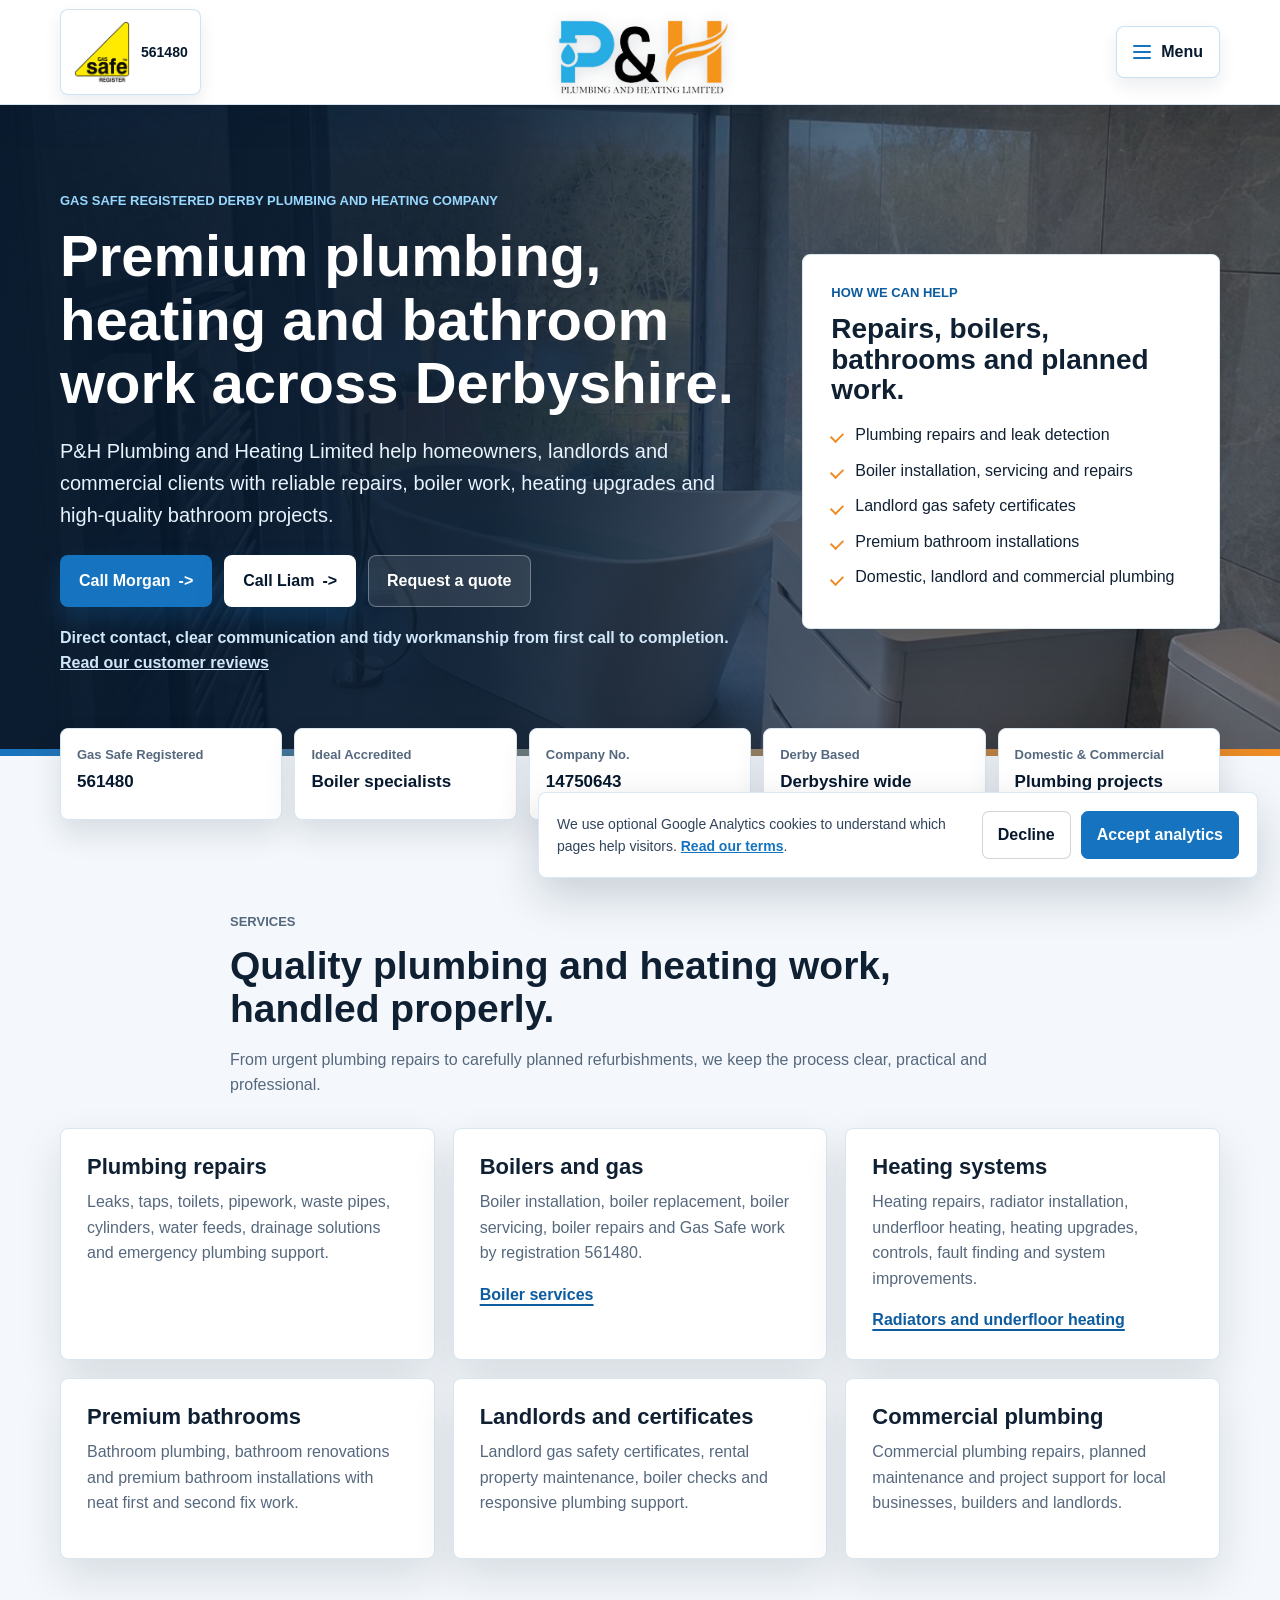
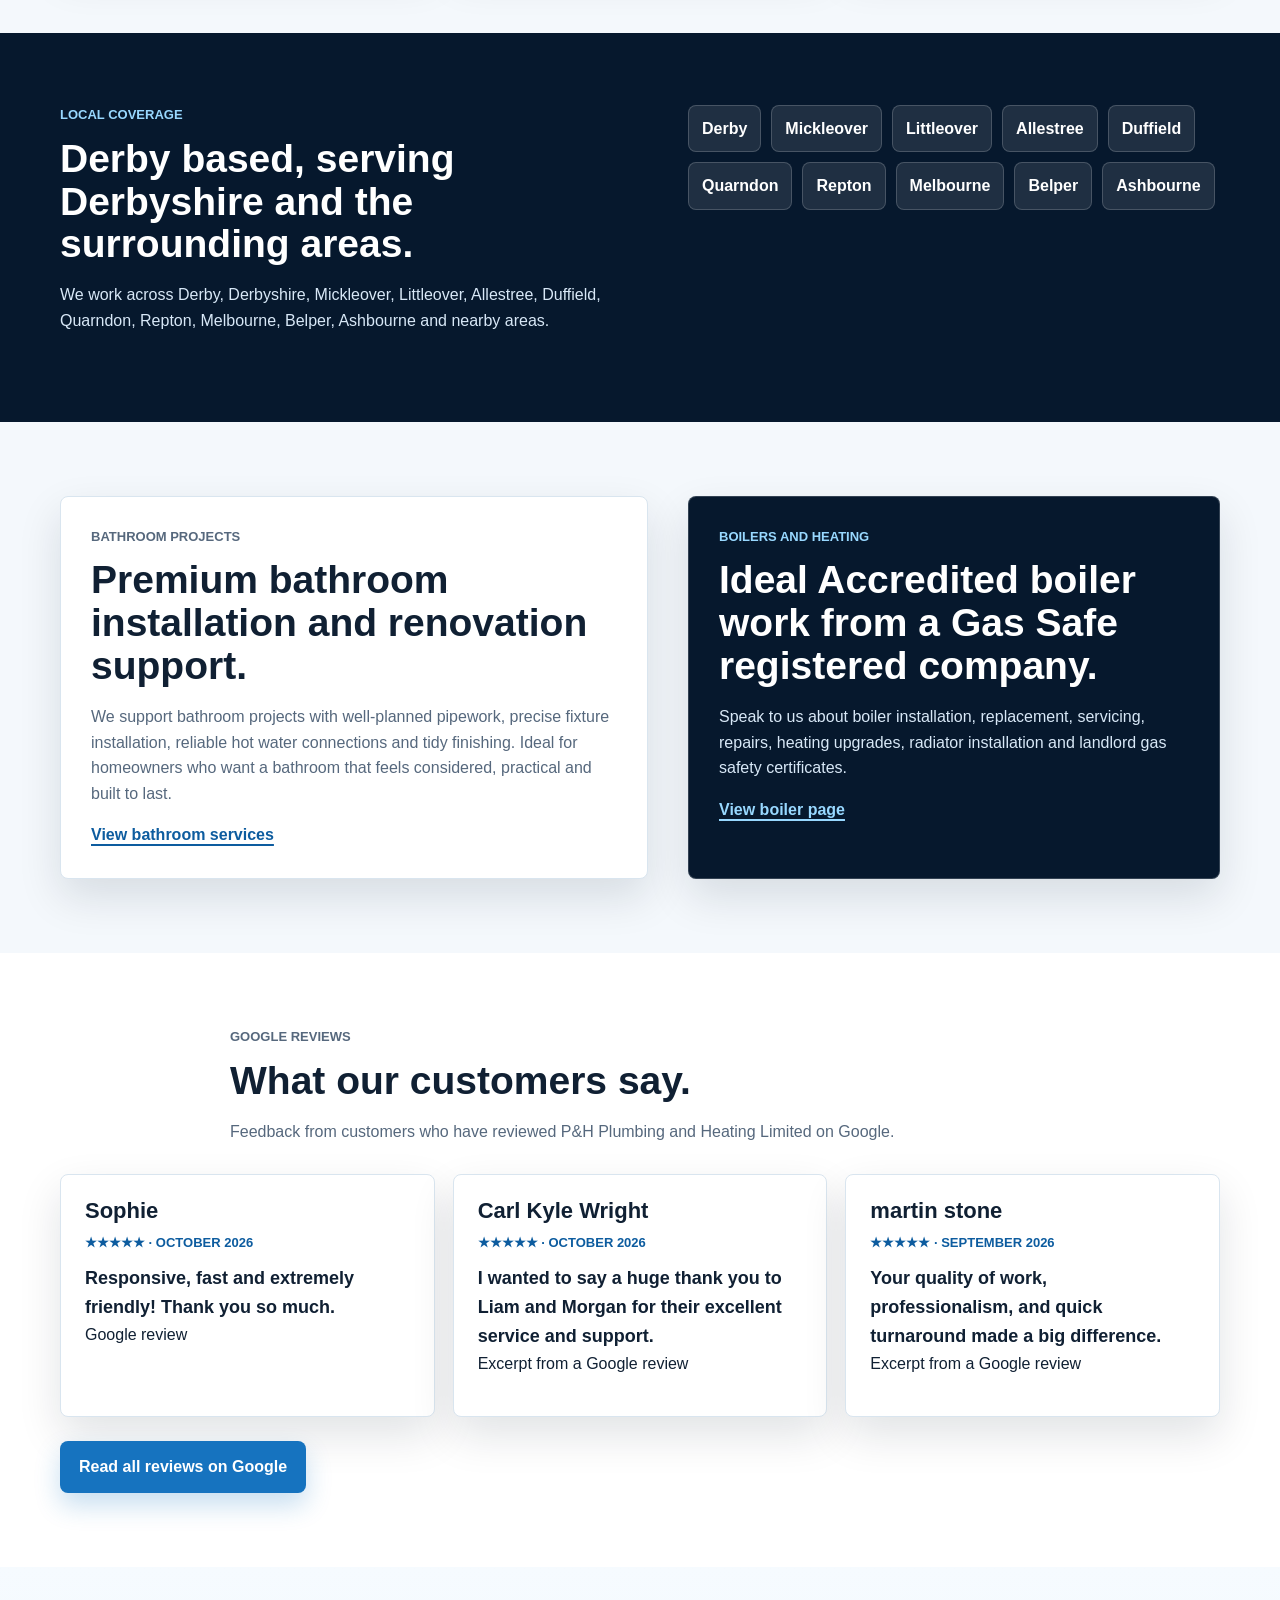
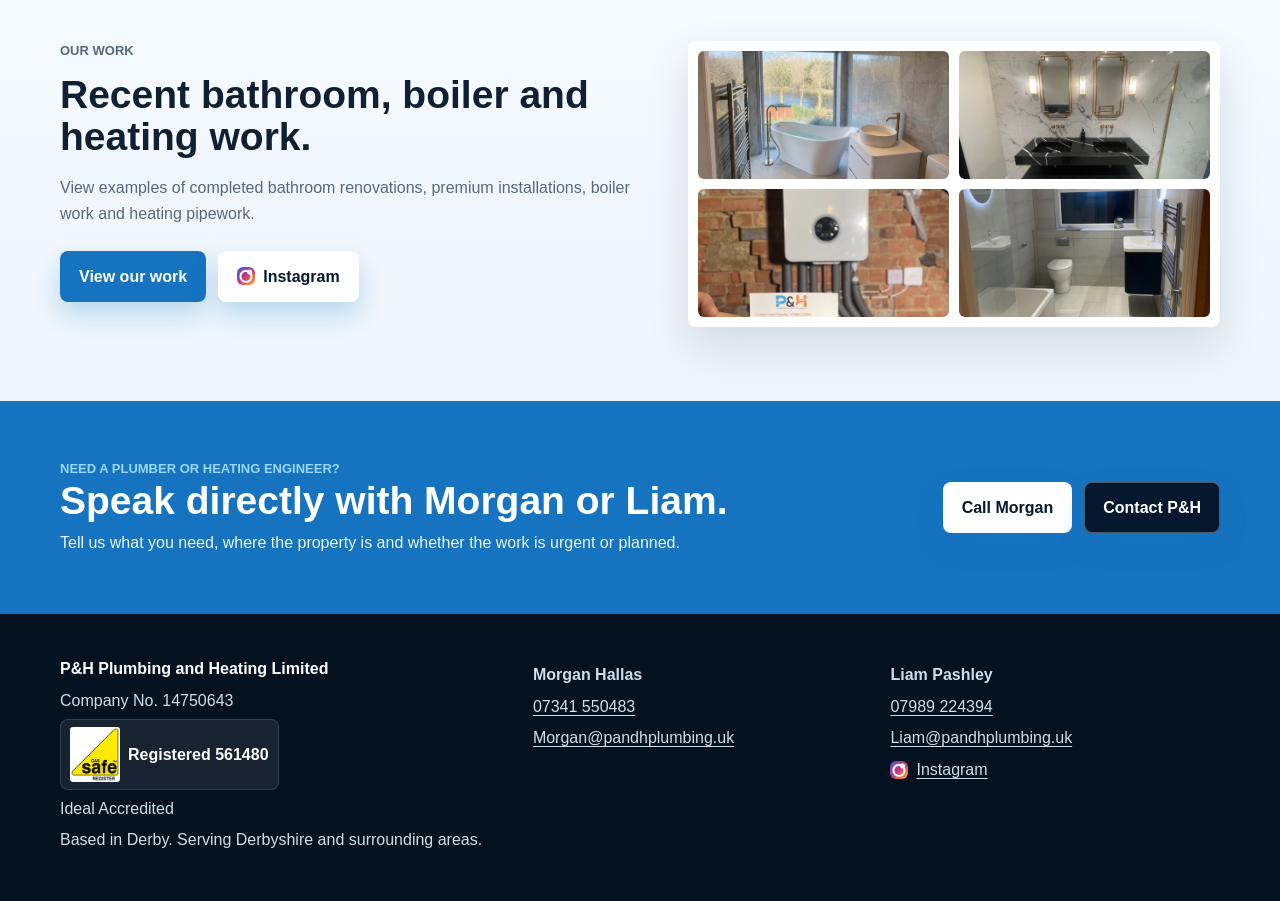
<file: index.html>
<!DOCTYPE html>
<html lang="en">
<head>
  <meta charset="UTF-8">
  <meta name="viewport" content="width=device-width, initial-scale=1.0">
  <meta name="google-analytics-id" content="G-J2B5WZ7E0H">
  <script src="assets/js/analytics.js" defer></script>
  <title>P&amp;H Plumbing and Heating Limited | Derby Plumbers &amp; Heating Engineers</title>
  <meta name="description" content="Premium plumbing, heating, boiler, Gas Safe and bathroom installation services in Derby, Derbyshire, Mickleover, Littleover, Allestree, Duffield, Belper, Ashbourne and surrounding areas.">
  <link rel="canonical" href="https://pandhplumbing.uk/">
  <link rel="stylesheet" href="style.css?v=2">
  <script type="application/ld+json">
  {
    "@context": "https://schema.org",
    "@graph": [
      {
        "@type": "Plumber",
        "@id": "https://pandhplumbing.uk/#business",
        "name": "P&H Plumbing and Heating Limited",
        "legalName": "P&H Plumbing and Heating Limited",
        "url": "https://pandhplumbing.uk/",
        "logo": "https://pandhplumbing.uk/assets/brand/ph-logo.png",
        "image": [
          "https://pandhplumbing.uk/assets/work/luxury-bathroom-freestanding-bath.jpg",
          "https://pandhplumbing.uk/assets/work/marble-double-vanity-installation.jpg",
          "https://pandhplumbing.uk/assets/boilers/ideal-boiler-installation.jpg"
        ],
        "telephone": [
          "+447341550483",
          "+447989224394"
        ],
        "email": [
          "Morgan@pandhplumbing.uk",
          "Liam@pandhplumbing.uk"
        ],
        "address": {
          "@type": "PostalAddress",
          "addressLocality": "Derby",
          "addressRegion": "Derbyshire",
          "addressCountry": "GB"
        },
        "areaServed": [
          { "@type": "Place", "name": "Derby" },
          { "@type": "Place", "name": "Derbyshire" },
          { "@type": "Place", "name": "Mickleover" },
          { "@type": "Place", "name": "Littleover" },
          { "@type": "Place", "name": "Allestree" },
          { "@type": "Place", "name": "Duffield" },
          { "@type": "Place", "name": "Quarndon" },
          { "@type": "Place", "name": "Repton" },
          { "@type": "Place", "name": "Melbourne" },
          { "@type": "Place", "name": "Belper" },
          { "@type": "Place", "name": "Ashbourne" }
        ],
        "identifier": [
          {
            "@type": "PropertyValue",
            "name": "Company number",
            "value": "14750643"
          },
          {
            "@type": "PropertyValue",
            "name": "Gas Safe registration",
            "value": "561480"
          }
        ],
        "sameAs": [
          "https://maps.app.goo.gl/NiJr9b7BbGczXxXUA",
          "https://www.instagram.com/ph_plumbing_and_heating_ltd?igsh=MWFsemRtNTBsbXM5dQ%3D%3D&utm_source=qr"
        ],
        "contactPoint": [
          {
            "@type": "ContactPoint",
            "name": "Morgan Hallas",
            "telephone": "+447341550483",
            "email": "Morgan@pandhplumbing.uk",
            "contactType": "customer enquiries",
            "areaServed": "GB"
          },
          {
            "@type": "ContactPoint",
            "name": "Liam Pashley",
            "telephone": "+447989224394",
            "email": "Liam@pandhplumbing.uk",
            "contactType": "customer enquiries",
            "areaServed": "GB"
          }
        ],
        "makesOffer": [
          {
            "@type": "Offer",
            "itemOffered": { "@type": "Service", "name": "Plumbing repairs" }
          },
          {
            "@type": "Offer",
            "itemOffered": { "@type": "Service", "name": "Boiler installation and servicing" }
          },
          {
            "@type": "Offer",
            "itemOffered": { "@type": "Service", "name": "Heating system repairs and upgrades" }
          },
          {
            "@type": "Offer",
            "itemOffered": { "@type": "Service", "name": "Bathroom renovations and premium bathroom installations" }
          },
          {
            "@type": "Offer",
            "itemOffered": { "@type": "Service", "name": "Commercial plumbing" }
          }
        ]
      },
      {
        "@type": "WebSite",
        "@id": "https://pandhplumbing.uk/#website",
        "url": "https://pandhplumbing.uk/",
        "name": "P&H Plumbing and Heating Limited",
        "publisher": { "@id": "https://pandhplumbing.uk/#business" }
      },
      {
        "@type": "WebPage",
        "@id": "https://pandhplumbing.uk/#webpage",
        "url": "https://pandhplumbing.uk/",
        "name": "P&H Plumbing and Heating Limited | Derby Plumbers & Heating Engineers",
        "isPartOf": { "@id": "https://pandhplumbing.uk/#website" },
        "about": { "@id": "https://pandhplumbing.uk/#business" },
        "primaryImageOfPage": {
          "@type": "ImageObject",
          "url": "https://pandhplumbing.uk/assets/work/luxury-bathroom-freestanding-bath.jpg"
        }
      },
      {
        "@type": "BreadcrumbList",
        "@id": "https://pandhplumbing.uk/#breadcrumb",
        "itemListElement": [
          {
            "@type": "ListItem",
            "position": 1,
            "name": "Home",
            "item": "https://pandhplumbing.uk/"
          }
        ]
      }
    ]
  }
  </script>
</head>
<body>

<header class="site-header">
  <div class="wrap header-shell">
    <a class="header-cert" href="contact.html" aria-label="Gas Safe registered number 561480">
      <img src="assets/brand/gas-safe-register.png" alt="Gas Safe Register">
      <strong>561480</strong>
    </a>

    <a class="brand brand-logo" href="index.html" aria-label="P&amp;H Plumbing and Heating Limited home">
      <img src="assets/brand/ph-logo.png" alt="P&amp;H Plumbing and Heating Limited">
    </a>

    <details class="nav-menu">
      <summary aria-label="Open website menu">
        <span class="menu-bars" aria-hidden="true"><span></span><span></span><span></span></span>
        <span>Menu</span>
      </summary>
      <nav aria-label="Main navigation">
        <a class="is-current" href="index.html">Home</a>
        <a href="services.html">Services</a>
        <a href="boilers.html">Boilers</a>
        <a href="radiators.html">Radiators &amp; UFH</a>
        <a href="work.html">Our Work</a>
        <a href="contact.html">Contact</a>
        <a href="terms.html">Terms</a>
        <a class="nav-social" href="https://www.instagram.com/ph_plumbing_and_heating_ltd?igsh=MWFsemRtNTBsbXM5dQ%3D%3D&amp;utm_source=qr"><span class="icon-instagram" aria-hidden="true"></span>Instagram</a>
      </nav>
    </details>
  </div>
</header>

<main>
  <section class="hero hero-home">
    <div class="wrap hero-grid">
      <div class="hero-copy">
        <p class="eyebrow">Gas Safe registered Derby plumbing and heating company</p>
        <h1>Premium plumbing, heating and bathroom work across Derbyshire.</h1>
        <p class="lead">
          P&amp;H Plumbing and Heating Limited help homeowners, landlords and commercial clients with reliable repairs,
          boiler work, heating upgrades and high-quality bathroom projects.
        </p>
        <div class="buttons">
          <a class="btn" href="tel:07341550483">Call Morgan <span aria-hidden="true">-&gt;</span></a>
          <a class="btn btn-alt" href="tel:07989224394">Call Liam <span aria-hidden="true">-&gt;</span></a>
          <a class="btn btn-ghost" href="contact.html">Request a quote</a>
        </div>
        <p class="hero-note">Direct contact, clear communication and tidy workmanship from first call to completion.</p>
        <p><a class="hero-note" href="#reviews">Read our customer reviews</a></p>
      </div>

      <aside class="hero-panel" aria-label="Quick service summary">
        <p class="panel-label">How we can help</p>
        <h2>Repairs, boilers, bathrooms and planned work.</h2>
        <ul class="clean-list">
          <li>Plumbing repairs and leak detection</li>
          <li>Boiler installation, servicing and repairs</li>
          <li>Landlord gas safety certificates</li>
          <li>Premium bathroom installations</li>
          <li>Domestic, landlord and commercial plumbing</li>
        </ul>
      </aside>
    </div>
  </section>

  <section class="trust-strip" aria-label="Accreditations and company details">
    <div class="wrap badge-grid">
      <div class="trust-badge">
        <span>Gas Safe Registered</span>
        <strong>561480</strong>
      </div>
      <div class="trust-badge">
        <span>Ideal Accredited</span>
        <strong>Boiler specialists</strong>
      </div>
      <div class="trust-badge">
        <span>Company No.</span>
        <strong>14750643</strong>
      </div>
      <div class="trust-badge">
        <span>Derby Based</span>
        <strong>Derbyshire wide</strong>
      </div>
      <div class="trust-badge">
        <span>Domestic &amp; Commercial</span>
        <strong>Plumbing projects</strong>
      </div>
    </div>
  </section>

  <section class="section">
    <div class="wrap section-heading">
      <p class="eyebrow">Services</p>
      <h2>Quality plumbing and heating work, handled properly.</h2>
      <p>
        From urgent plumbing repairs to carefully planned refurbishments, we keep the process clear,
        practical and professional.
      </p>
    </div>

    <div class="wrap service-grid">
      <article class="service-card">
        <h3>Plumbing repairs</h3>
        <p>Leaks, taps, toilets, pipework, waste pipes, cylinders, water feeds, drainage solutions and emergency plumbing support.</p>
      </article>

      <article class="service-card">
        <h3>Boilers and gas</h3>
        <p>Boiler installation, boiler replacement, boiler servicing, boiler repairs and Gas Safe work by registration 561480.</p>
        <a class="text-link" href="boilers.html">Boiler services</a>
      </article>

      <article class="service-card">
        <h3>Heating systems</h3>
        <p>Heating repairs, radiator installation, underfloor heating, heating upgrades, controls, fault finding and system improvements.</p>
        <a class="text-link" href="radiators.html">Radiators and underfloor heating</a>
      </article>

      <article class="service-card">
        <h3>Premium bathrooms</h3>
        <p>Bathroom plumbing, bathroom renovations and premium bathroom installations with neat first and second fix work.</p>
      </article>

      <article class="service-card">
        <h3>Landlords and certificates</h3>
        <p>Landlord gas safety certificates, rental property maintenance, boiler checks and responsive plumbing support.</p>
      </article>

      <article class="service-card">
        <h3>Commercial plumbing</h3>
        <p>Commercial plumbing repairs, planned maintenance and project support for local businesses, builders and landlords.</p>
      </article>
    </div>
  </section>

  <section class="feature-band">
    <div class="wrap split">
      <div>
        <p class="eyebrow">Local coverage</p>
        <h2>Derby based, serving Derbyshire and the surrounding areas.</h2>
        <p>
          We work across Derby, Derbyshire, Mickleover, Littleover, Allestree, Duffield,
          Quarndon, Repton, Melbourne, Belper, Ashbourne and nearby areas.
        </p>
      </div>
      <div class="area-panel">
        <span>Derby</span>
        <span>Mickleover</span>
        <span>Littleover</span>
        <span>Allestree</span>
        <span>Duffield</span>
        <span>Quarndon</span>
        <span>Repton</span>
        <span>Melbourne</span>
        <span>Belper</span>
        <span>Ashbourne</span>
      </div>
    </div>
  </section>

  <section class="section">
    <div class="wrap split reverse">
      <div class="highlight-box">
        <p class="eyebrow">Bathroom projects</p>
        <h2>Premium bathroom installation and renovation support.</h2>
        <p>
          We support bathroom projects with well-planned pipework, precise fixture installation,
          reliable hot water connections and tidy finishing. Ideal for homeowners who want a bathroom
          that feels considered, practical and built to last.
        </p>
        <a class="text-link" href="services.html">View bathroom services</a>
      </div>
      <div class="highlight-box highlight-dark">
        <p class="eyebrow">Boilers and heating</p>
        <h2>Ideal Accredited boiler work from a Gas Safe registered company.</h2>
        <p>
          Speak to us about boiler installation, replacement, servicing, repairs, heating upgrades,
          radiator installation and landlord gas safety certificates.
        </p>
        <a class="text-link" href="boilers.html">View boiler page</a>
      </div>
    </div>
  </section>

  <section class="section reviews-section" id="reviews" aria-labelledby="reviews-heading">
    <div class="wrap section-heading">
      <p class="eyebrow">Google reviews</p>
      <h2 id="reviews-heading">What our customers say.</h2>
      <p>Feedback from customers who have reviewed P&amp;H Plumbing and Heating Limited on Google.</p>
    </div>
    <div class="wrap review-grid">
      <article class="review-card">
        <h3>Sophie</h3>
        <p class="review-label"><span aria-label="5 out of 5 stars">★★★★★</span> · <time datetime="2026-10">October 2026</time></p>
        <blockquote>Responsive, fast and extremely friendly! Thank you so much.</blockquote>
        <p>Google review</p>
      </article>
      <article class="review-card">
        <h3>Carl Kyle Wright</h3>
        <p class="review-label"><span aria-label="5 out of 5 stars">★★★★★</span> · <time datetime="2026-10">October 2026</time></p>
        <blockquote>I wanted to say a huge thank you to Liam and Morgan for their excellent service and support.</blockquote>
        <p>Excerpt from a Google review</p>
      </article>
      <article class="review-card">
        <h3>martin stone</h3>
        <p class="review-label"><span aria-label="5 out of 5 stars">★★★★★</span> · <time datetime="2026-09">September 2026</time></p>
        <blockquote>Your quality of work, professionalism, and quick turnaround made a big difference.</blockquote>
        <p>Excerpt from a Google review</p>
      </article>
    </div>
    <div class="wrap">
      <div class="buttons">
        <a class="btn" href="https://maps.app.goo.gl/NiJr9b7BbGczXxXUA" target="_blank" rel="noopener noreferrer">Read all reviews on Google</a>
      </div>
    </div>
  </section>

  <section class="section work-preview">
    <div class="wrap split">
      <div>
        <p class="eyebrow">Our work</p>
        <h2>Recent bathroom, boiler and heating work.</h2>
        <p>
          View examples of completed bathroom renovations, premium installations,
          boiler work and heating pipework.
        </p>
        <div class="buttons">
          <a class="btn" href="work.html">View our work</a>
          <a class="btn btn-alt icon-btn" href="https://www.instagram.com/ph_plumbing_and_heating_ltd?igsh=MWFsemRtNTBsbXM5dQ%3D%3D&amp;utm_source=qr"><span class="icon-instagram" aria-hidden="true"></span>Instagram</a>
        </div>
      </div>
      <div class="mini-gallery" aria-label="Gallery preview">
        <img src="assets/work/luxury-bathroom-freestanding-bath.jpg" alt="Luxury bathroom installation preview" loading="lazy" decoding="async">
        <img src="assets/work/marble-double-vanity-installation.jpg" alt="Double vanity bathroom installation preview" loading="lazy" decoding="async">
        <img src="assets/work/worcester-boiler-installation.jpg" alt="Boiler installation preview" loading="lazy" decoding="async">
        <img src="assets/work/compact-bathroom-installation.jpg" alt="Compact bathroom installation preview" loading="lazy" decoding="async">
      </div>
    </div>
  </section>

  <section class="cta">
    <div class="wrap cta-inner">
      <div>
        <p class="eyebrow">Need a plumber or heating engineer?</p>
        <h2>Speak directly with Morgan or Liam.</h2>
        <p>Tell us what you need, where the property is and whether the work is urgent or planned.</p>
      </div>
      <div class="buttons">
        <a class="btn" href="tel:07341550483">Call Morgan</a>
        <a class="btn btn-alt" href="contact.html">Contact P&amp;H</a>
      </div>
    </div>
  </section>
</main>

<footer class="site-footer">
  <div class="wrap footer-grid">
    <div>
      <strong>P&amp;H Plumbing and Heating Limited</strong>
      <p>Company No. 14750643</p>
      <p><span class="footer-cert"><img src="assets/brand/gas-safe-register.png" alt="Gas Safe Register"> Registered 561480</span></p>
      <p>Ideal Accredited</p>
      <p>Based in Derby. Serving Derbyshire and surrounding areas.</p>
    </div>

    <div>
      <p><strong>Morgan Hallas</strong></p>
      <p><a href="tel:07341550483">07341 550483</a></p>
      <p><a href="mailto:Morgan@pandhplumbing.uk">Morgan@pandhplumbing.uk</a></p>
    </div>

    <div>
      <p><strong>Liam Pashley</strong></p>
      <p><a href="tel:07989224394">07989 224394</a></p>
      <p><a href="mailto:Liam@pandhplumbing.uk">Liam@pandhplumbing.uk</a></p>
      <p><a class="footer-social" href="https://www.instagram.com/ph_plumbing_and_heating_ltd?igsh=MWFsemRtNTBsbXM5dQ%3D%3D&amp;utm_source=qr"><span class="icon-instagram" aria-hidden="true"></span>Instagram</a></p>
    </div>
  </div>
</footer>

</body>
</html>
</file>
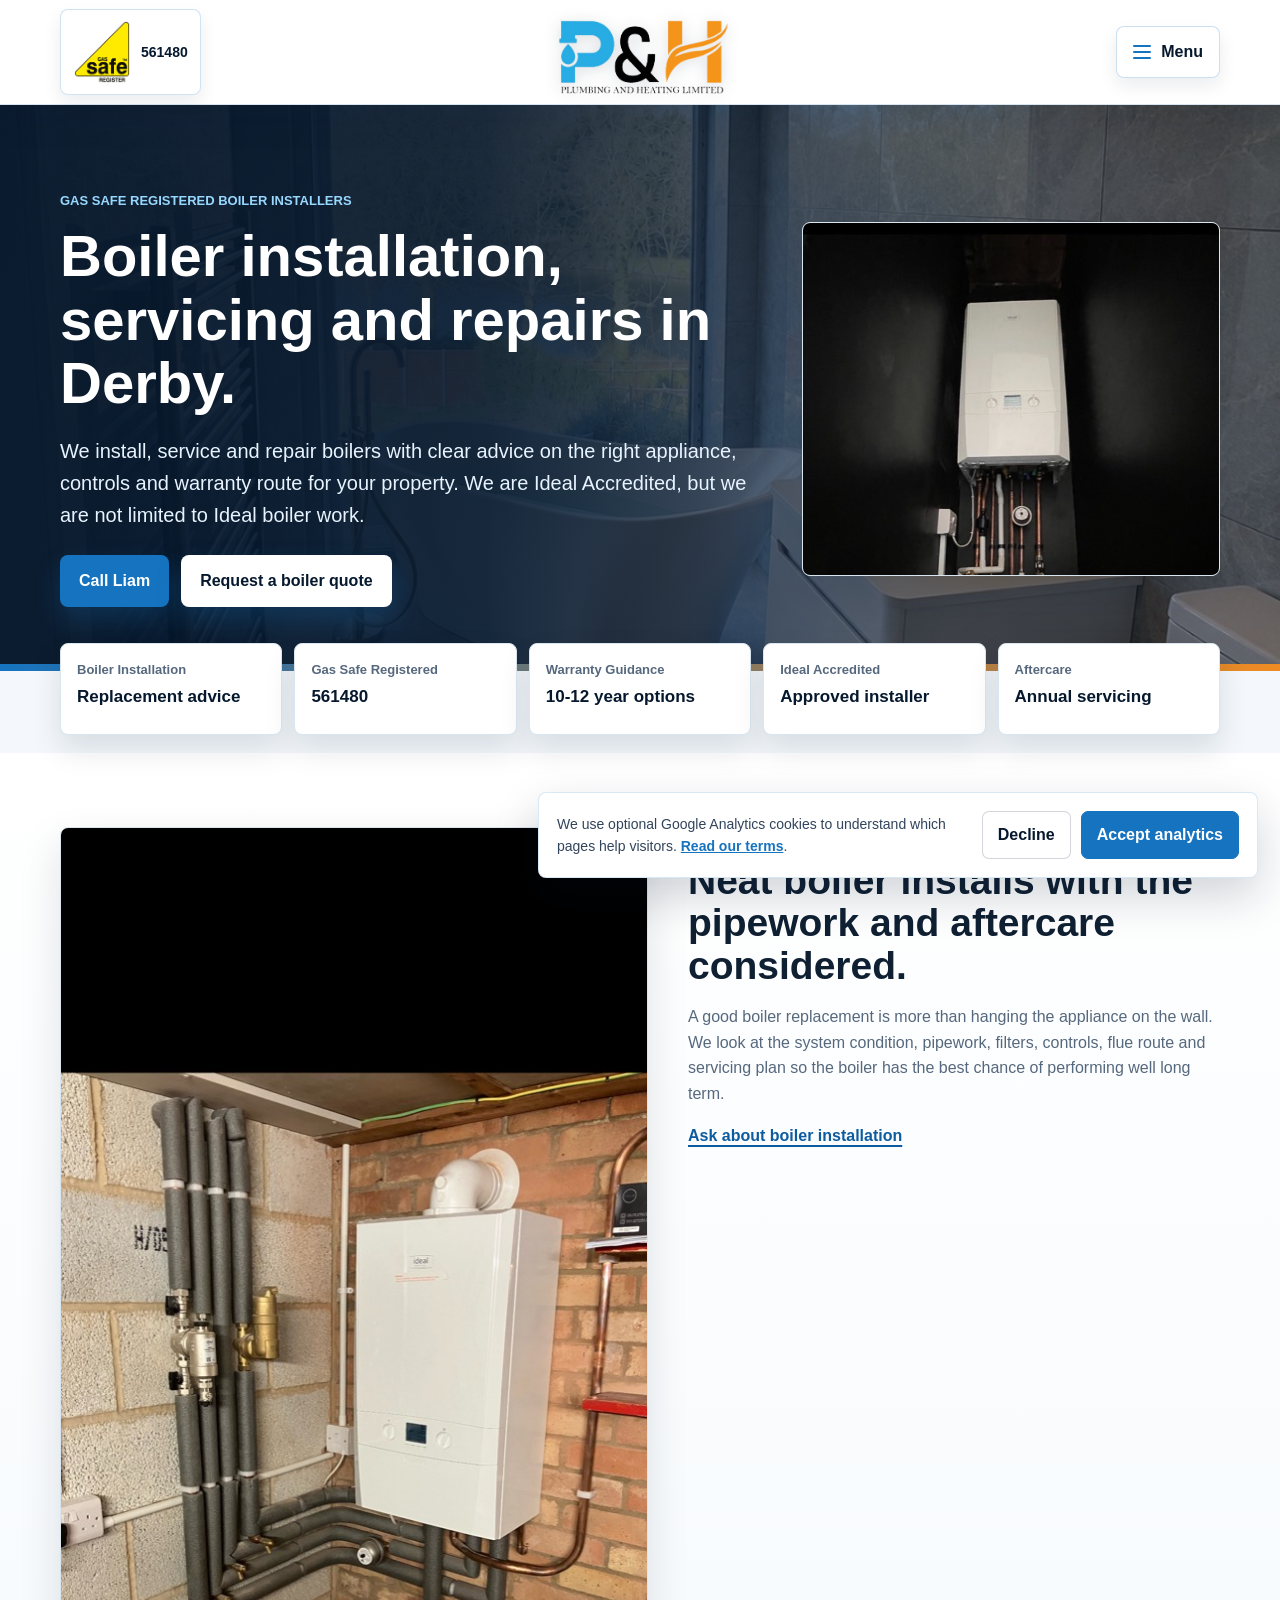
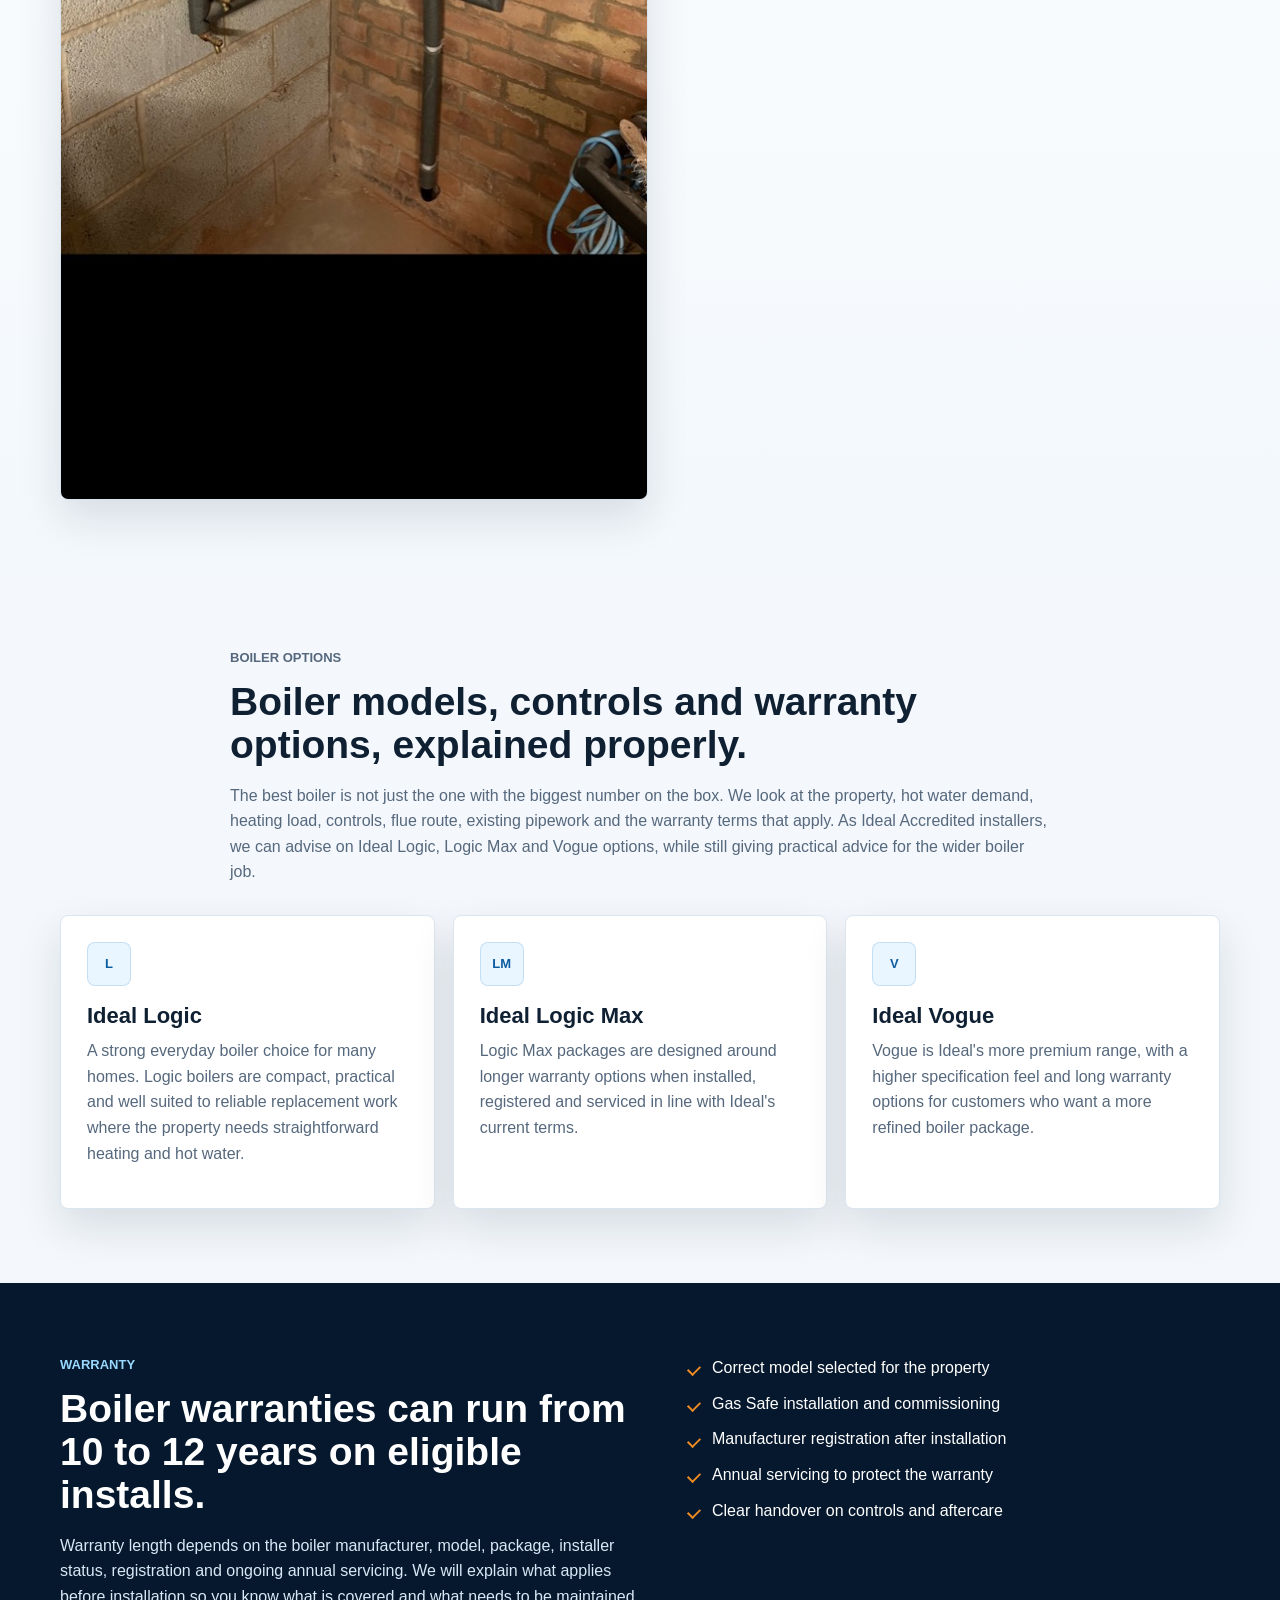
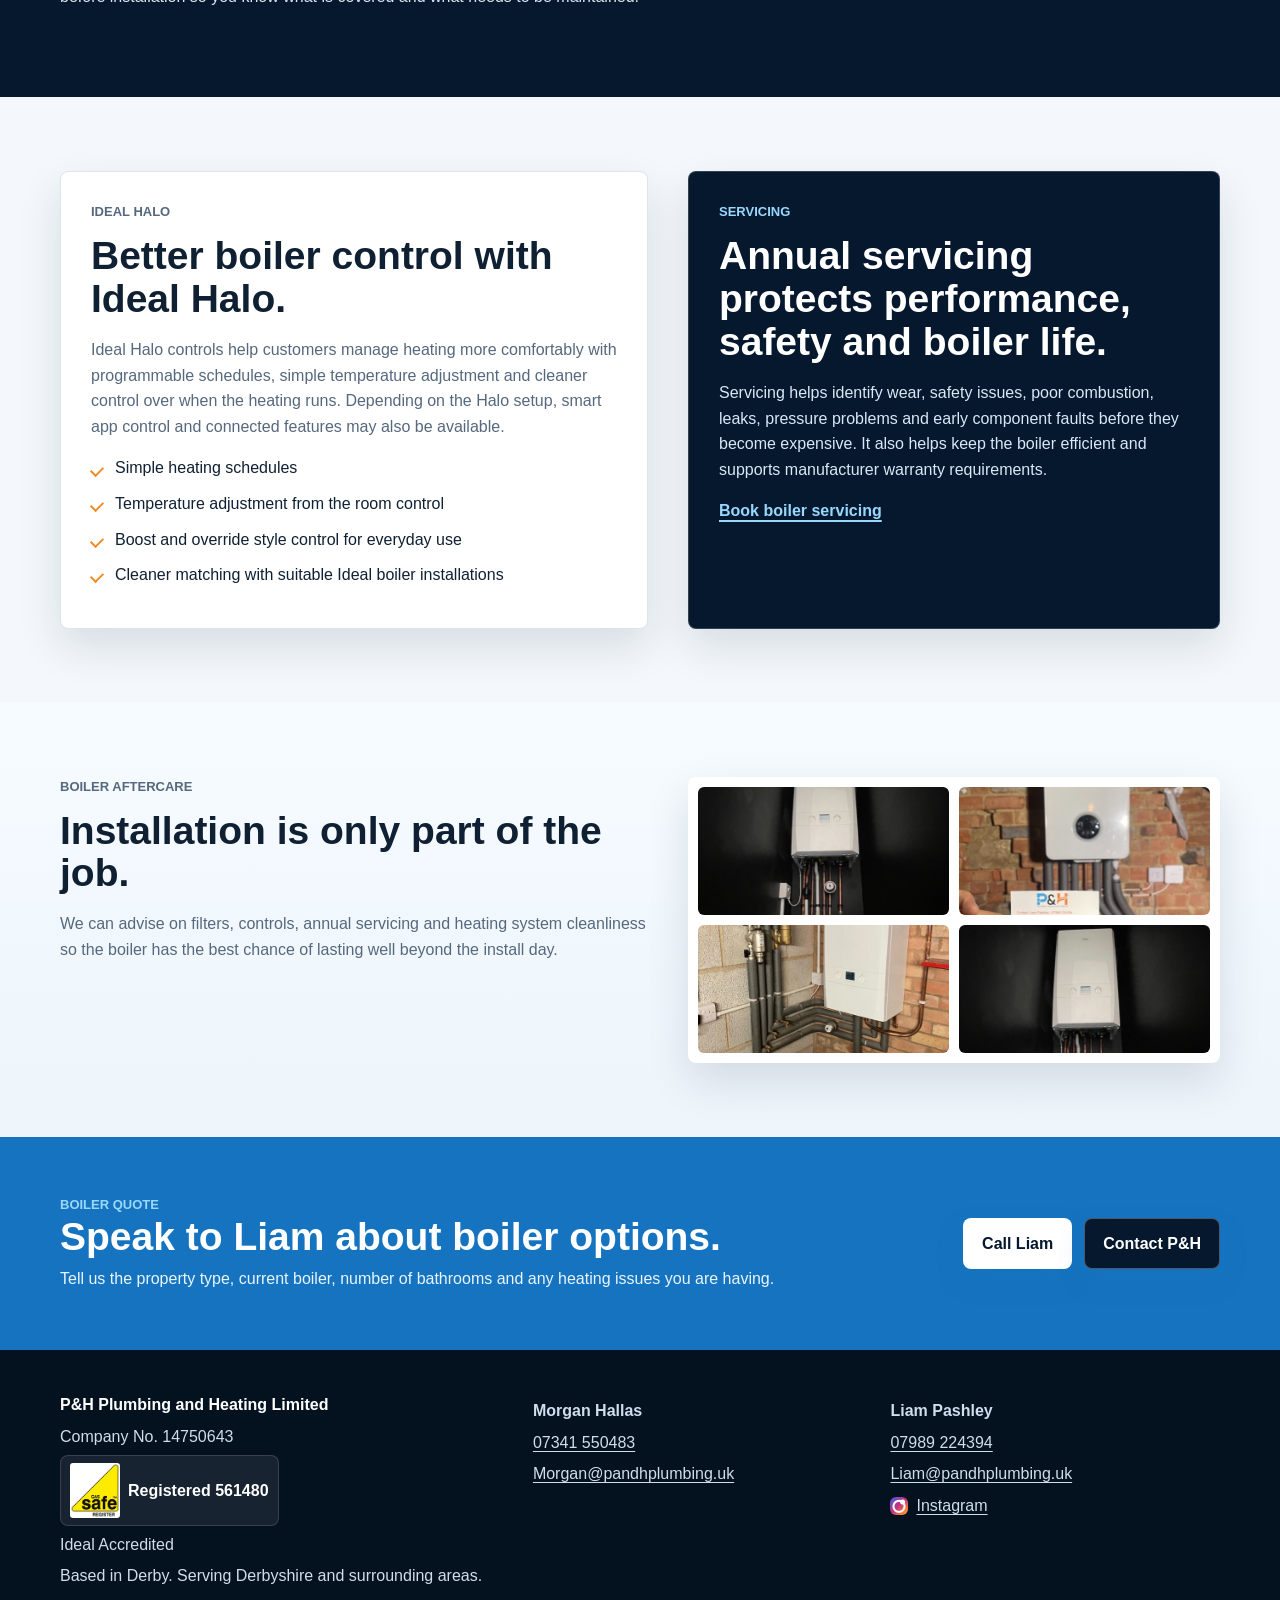
<file: boilers.html>
<!DOCTYPE html>
<html lang="en">
<head>
  <meta charset="UTF-8">
  <meta name="viewport" content="width=device-width, initial-scale=1.0">
  <meta name="google-analytics-id" content="G-J2B5WZ7E0H">
  <script src="assets/js/analytics.js" defer></script>
  <title>Boiler Installation, Servicing &amp; Repairs Derby | P&amp;H Plumbing and Heating Limited</title>
  <meta name="description" content="Boiler installation, boiler replacement, servicing, repairs, landlord gas safety certificates and Gas Safe boiler work in Derby and Derbyshire. Ideal Accredited installers.">
  <link rel="canonical" href="https://pandhplumbing.uk/boilers.html">
  <link rel="stylesheet" href="style.css?v=2">
  <script type="application/ld+json">
  {
    "@context": "https://schema.org",
    "@graph": [
      {
        "@type": "WebPage",
        "@id": "https://pandhplumbing.uk/boilers.html#webpage",
        "url": "https://pandhplumbing.uk/boilers.html",
        "name": "Boiler Installation, Servicing & Repairs Derby | P&H Plumbing and Heating Limited",
        "isPartOf": { "@id": "https://pandhplumbing.uk/#website" },
        "about": { "@id": "https://pandhplumbing.uk/#business" }
      },
      {
        "@type": "Service",
        "@id": "https://pandhplumbing.uk/boilers.html#service",
        "name": "Boiler installation, servicing and repairs in Derby",
        "url": "https://pandhplumbing.uk/boilers.html",
        "provider": { "@id": "https://pandhplumbing.uk/#business" },
        "areaServed": [
          "Derby",
          "Derbyshire",
          "Mickleover",
          "Littleover",
          "Allestree",
          "Duffield",
          "Belper",
          "Ashbourne"
        ],
        "serviceType": [
          "Boiler installation",
          "Boiler replacement",
          "Boiler servicing",
          "Boiler repairs",
          "Landlord gas safety certificates",
          "Boiler controls",
          "Ideal Halo controls",
          "Ideal Accredited boiler work",
          "Gas Safe boiler work"
        ]
      },
      {
        "@type": "BreadcrumbList",
        "@id": "https://pandhplumbing.uk/boilers.html#breadcrumb",
        "itemListElement": [
          {
            "@type": "ListItem",
            "position": 1,
            "name": "Home",
            "item": "https://pandhplumbing.uk/"
          },
          {
            "@type": "ListItem",
            "position": 2,
            "name": "Boilers",
            "item": "https://pandhplumbing.uk/boilers.html"
          }
        ]
      }
    ]
  }
  </script>
</head>
<body>

<header class="site-header">
  <div class="wrap header-shell">
    <a class="header-cert" href="contact.html" aria-label="Gas Safe registered number 561480">
      <img src="assets/brand/gas-safe-register.png" alt="Gas Safe Register">
      <strong>561480</strong>
    </a>

    <a class="brand brand-logo" href="index.html" aria-label="P&amp;H Plumbing and Heating Limited home">
      <img src="assets/brand/ph-logo.png" alt="P&amp;H Plumbing and Heating Limited">
    </a>

    <details class="nav-menu">
      <summary aria-label="Open website menu">
        <span class="menu-bars" aria-hidden="true"><span></span><span></span><span></span></span>
        <span>Menu</span>
      </summary>
      <nav aria-label="Main navigation">
        <a href="index.html">Home</a>
        <a href="services.html">Services</a>
        <a class="is-current" href="boilers.html">Boilers</a>
        <a href="radiators.html">Radiators &amp; UFH</a>
        <a href="work.html">Our Work</a>
        <a href="contact.html">Contact</a>
        <a href="terms.html">Terms</a>
        <a class="nav-social" href="https://www.instagram.com/ph_plumbing_and_heating_ltd?igsh=MWFsemRtNTBsbXM5dQ%3D%3D&amp;utm_source=qr"><span class="icon-instagram" aria-hidden="true"></span>Instagram</a>
      </nav>
    </details>
  </div>
</header>

<main>
  <section class="hero hero-simple">
    <div class="wrap hero-grid">
      <div class="hero-copy">
        <p class="eyebrow">Gas Safe registered boiler installers</p>
        <h1>Boiler installation, servicing and repairs in Derby.</h1>
        <p class="lead">
          We install, service and repair boilers with clear advice on the right appliance, controls and warranty route for your property. We are Ideal Accredited, but we are not limited to Ideal boiler work.
        </p>
        <div class="buttons">
          <a class="btn" href="tel:07989224394">Call Liam</a>
          <a class="btn btn-alt" href="contact.html">Request a boiler quote</a>
        </div>
      </div>
      <div class="photo-card">
        <img src="assets/work/boiler-hero.jpg" alt="Boiler installation with neat pipework" loading="eager" decoding="async">
      </div>
    </div>
  </section>

  <section class="trust-strip">
    <div class="wrap badge-grid">
      <div class="trust-badge"><span>Boiler Installation</span><strong>Replacement advice</strong></div>
      <div class="trust-badge"><span>Gas Safe Registered</span><strong>561480</strong></div>
      <div class="trust-badge"><span>Warranty Guidance</span><strong>10-12 year options</strong></div>
      <div class="trust-badge"><span>Ideal Accredited</span><strong>Approved installer</strong></div>
      <div class="trust-badge"><span>Aftercare</span><strong>Annual servicing</strong></div>
    </div>
  </section>

  <section class="section image-band">
    <div class="wrap split reverse">
      <div class="photo-card">
        <img src="assets/boilers/ideal-boiler-installation.jpg" alt="Ideal boiler installation with insulated heating pipework" loading="lazy" decoding="async">
      </div>
      <div>
        <p class="eyebrow">Boiler installation</p>
        <h2>Neat boiler installs with the pipework and aftercare considered.</h2>
        <p>
          A good boiler replacement is more than hanging the appliance on the wall. We look at the system condition,
          pipework, filters, controls, flue route and servicing plan so the boiler has the best chance of performing well long term.
        </p>
        <a class="text-link" href="contact.html">Ask about boiler installation</a>
      </div>
    </div>
  </section>

  <section class="section">
    <div class="wrap section-heading">
      <p class="eyebrow">Boiler options</p>
      <h2>Boiler models, controls and warranty options, explained properly.</h2>
      <p>
        The best boiler is not just the one with the biggest number on the box. We look at the property,
        hot water demand, heating load, controls, flue route, existing pipework and the warranty terms that apply. As Ideal Accredited installers, we can advise on Ideal Logic, Logic Max and Vogue options, while still giving practical advice for the wider boiler job.
      </p>
    </div>

    <div class="wrap service-grid">
      <article class="service-card">
        <span class="service-icon" aria-hidden="true">L</span>
        <h3>Ideal Logic</h3>
        <p>
          A strong everyday boiler choice for many homes. Logic boilers are compact, practical and well suited
          to reliable replacement work where the property needs straightforward heating and hot water.
        </p>
      </article>

      <article class="service-card">
        <span class="service-icon" aria-hidden="true">LM</span>
        <h3>Ideal Logic Max</h3>
        <p>
          Logic Max packages are designed around longer warranty options when installed, registered and serviced
          in line with Ideal's current terms.
        </p>
      </article>

      <article class="service-card">
        <span class="service-icon" aria-hidden="true">V</span>
        <h3>Ideal Vogue</h3>
        <p>
          Vogue is Ideal's more premium range, with a higher specification feel and long warranty options for customers
          who want a more refined boiler package.
        </p>
      </article>
    </div>
  </section>

  <section class="feature-band">
    <div class="wrap split">
      <div>
        <p class="eyebrow">Warranty</p>
        <h2>Boiler warranties can run from 10 to 12 years on eligible installs.</h2>
        <p>
          Warranty length depends on the boiler manufacturer, model, package, installer status, registration and ongoing annual servicing.
          We will explain what applies before installation so you know what is covered and what needs to be maintained.
        </p>
      </div>
      <ul class="ticks">
        <li>Correct model selected for the property</li>
        <li>Gas Safe installation and commissioning</li>
        <li>Manufacturer registration after installation</li>
        <li>Annual servicing to protect the warranty</li>
        <li>Clear handover on controls and aftercare</li>
      </ul>
    </div>
  </section>

  <section class="section">
    <div class="wrap split reverse">
      <div class="highlight-box">
        <p class="eyebrow">Ideal Halo</p>
        <h2>Better boiler control with Ideal Halo.</h2>
        <p>
          Ideal Halo controls help customers manage heating more comfortably with programmable schedules,
          simple temperature adjustment and cleaner control over when the heating runs. Depending on the Halo setup,
          smart app control and connected features may also be available.
        </p>
        <ul class="mini-list">
          <li>Simple heating schedules</li>
          <li>Temperature adjustment from the room control</li>
          <li>Boost and override style control for everyday use</li>
          <li>Cleaner matching with suitable Ideal boiler installations</li>
        </ul>
      </div>
      <div class="highlight-box highlight-dark">
        <p class="eyebrow">Servicing</p>
        <h2>Annual servicing protects performance, safety and boiler life.</h2>
        <p>
          Servicing helps identify wear, safety issues, poor combustion, leaks, pressure problems and early component
          faults before they become expensive. It also helps keep the boiler efficient and supports manufacturer warranty requirements.
        </p>
        <a class="text-link" href="contact.html">Book boiler servicing</a>
      </div>
    </div>
  </section>

  <section class="section work-preview">
    <div class="wrap split">
      <div>
        <p class="eyebrow">Boiler aftercare</p>
        <h2>Installation is only part of the job.</h2>
        <p>
          We can advise on filters, controls, annual servicing and heating system cleanliness so the boiler has the best chance
          of lasting well beyond the install day.
        </p>
      </div>
      <div class="mini-gallery" aria-label="Boiler work preview">
        <img src="assets/work/boiler-cupboard-pipework-cropped.jpg" alt="Boiler cupboard pipework preview" loading="lazy" decoding="async">
        <img src="assets/work/worcester-boiler-installation.jpg" alt="Wall mounted boiler installation preview" loading="lazy" decoding="async">
        <img src="assets/boilers/ideal-boiler-installation.jpg" alt="Ideal boiler installation preview" loading="lazy" decoding="async">
        <img src="assets/work/boiler-hero.jpg" alt="Boiler installation pipework preview" loading="lazy" decoding="async">
      </div>
    </div>
  </section>

  <section class="cta">
    <div class="wrap cta-inner">
      <div>
        <p class="eyebrow">Boiler quote</p>
        <h2>Speak to Liam about boiler options.</h2>
        <p>Tell us the property type, current boiler, number of bathrooms and any heating issues you are having.</p>
      </div>
      <div class="buttons">
        <a class="btn" href="tel:07989224394">Call Liam</a>
        <a class="btn btn-alt" href="contact.html">Contact P&amp;H</a>
      </div>
    </div>
  </section>
</main>

<footer class="site-footer">
  <div class="wrap footer-grid">
    <div>
      <strong>P&amp;H Plumbing and Heating Limited</strong>
      <p>Company No. 14750643</p>
      <p><span class="footer-cert"><img src="assets/brand/gas-safe-register.png" alt="Gas Safe Register"> Registered 561480</span></p>
      <p>Ideal Accredited</p>
      <p>Based in Derby. Serving Derbyshire and surrounding areas.</p>
    </div>

    <div>
      <p><strong>Morgan Hallas</strong></p>
      <p><a href="tel:07341550483">07341 550483</a></p>
      <p><a href="mailto:Morgan@pandhplumbing.uk">Morgan@pandhplumbing.uk</a></p>
    </div>

    <div>
      <p><strong>Liam Pashley</strong></p>
      <p><a href="tel:07989224394">07989 224394</a></p>
      <p><a href="mailto:Liam@pandhplumbing.uk">Liam@pandhplumbing.uk</a></p>
      <p><a class="footer-social" href="https://www.instagram.com/ph_plumbing_and_heating_ltd?igsh=MWFsemRtNTBsbXM5dQ%3D%3D&amp;utm_source=qr"><span class="icon-instagram" aria-hidden="true"></span>Instagram</a></p>
    </div>
  </div>
</footer>

</body>
</html>
</file>
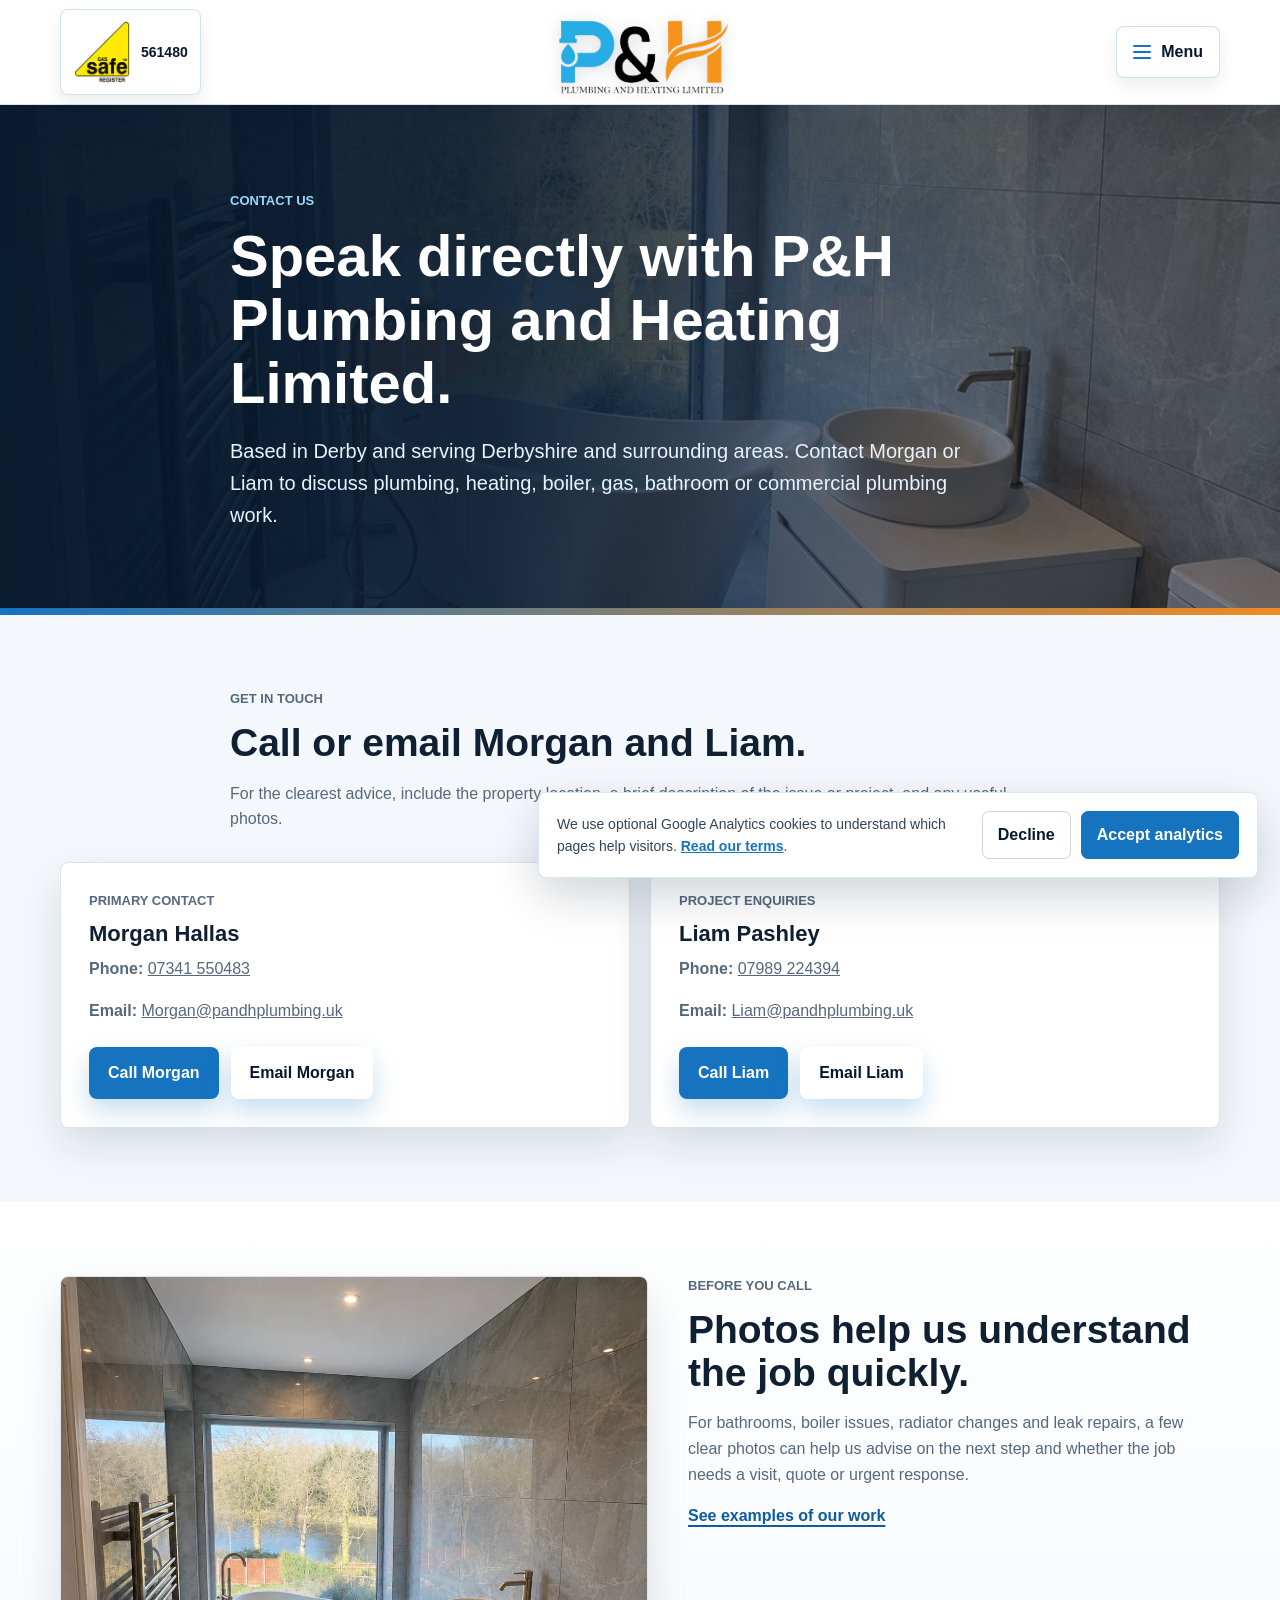
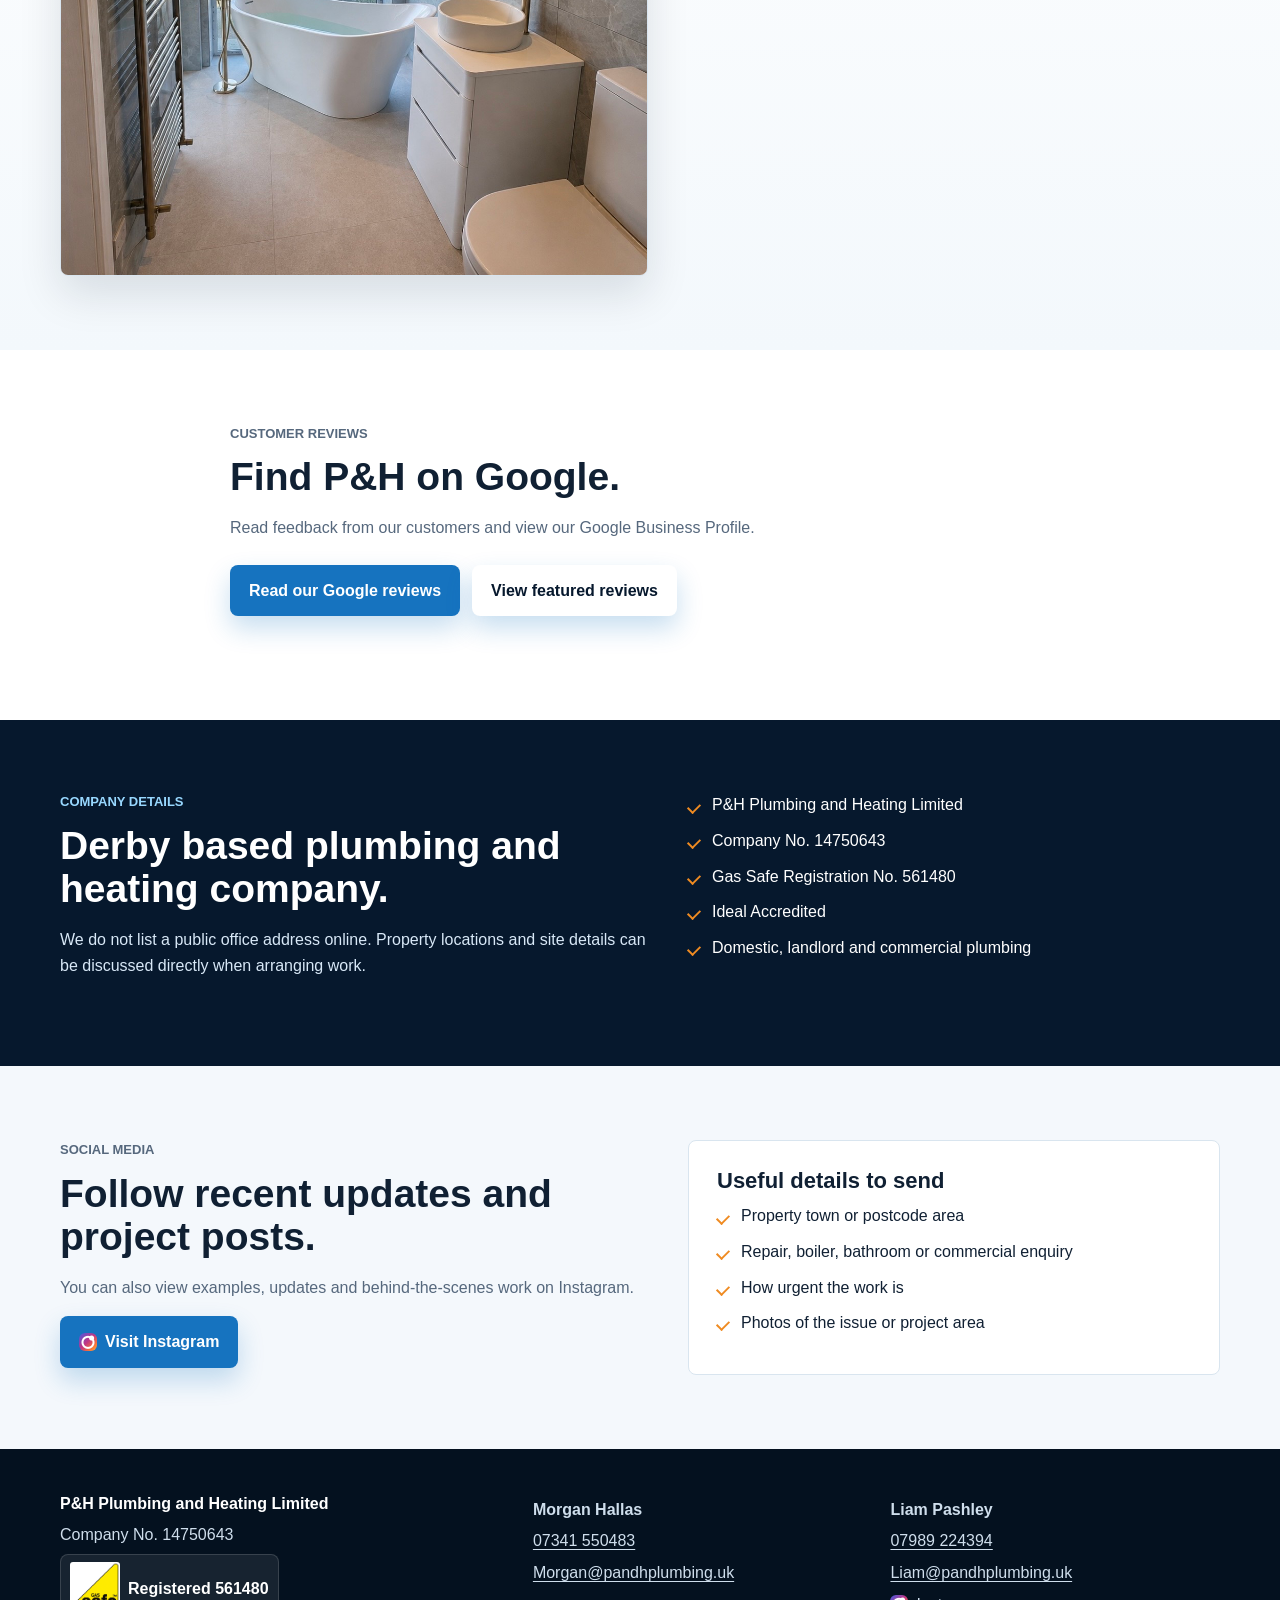
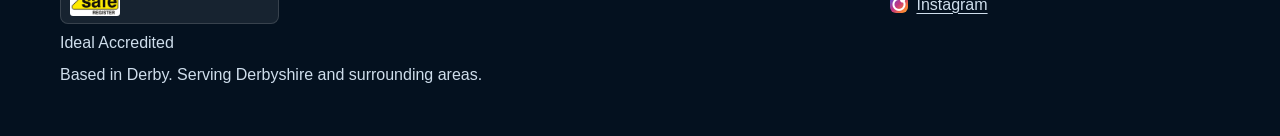
<file: contact.html>
<!DOCTYPE html>
<html lang="en">
<head>
  <meta charset="UTF-8">
  <meta name="viewport" content="width=device-width, initial-scale=1.0">
  <meta name="google-analytics-id" content="G-J2B5WZ7E0H">
  <script src="assets/js/analytics.js" defer></script>
  <title>Contact | P&amp;H Plumbing and Heating Limited</title>
  <meta name="description" content="Contact P&amp;H Plumbing and Heating Limited in Derby for plumbing repairs, heating services, boiler work, bathroom installations, commercial plumbing and landlord gas safety certificates.">
  <link rel="canonical" href="https://pandhplumbing.uk/contact.html">
  <link rel="stylesheet" href="style.css?v=2">
  <script type="application/ld+json">
  {
    "@context": "https://schema.org",
    "@graph": [
      {
        "@type": "ContactPage",
        "@id": "https://pandhplumbing.uk/contact.html#webpage",
        "url": "https://pandhplumbing.uk/contact.html",
        "name": "Contact | P&H Plumbing and Heating Limited",
        "isPartOf": { "@id": "https://pandhplumbing.uk/#website" },
        "about": { "@id": "https://pandhplumbing.uk/#business" },
        "mainEntity": { "@id": "https://pandhplumbing.uk/#business" }
      },
      {
        "@type": "BreadcrumbList",
        "@id": "https://pandhplumbing.uk/contact.html#breadcrumb",
        "itemListElement": [
          {
            "@type": "ListItem",
            "position": 1,
            "name": "Home",
            "item": "https://pandhplumbing.uk/"
          },
          {
            "@type": "ListItem",
            "position": 2,
            "name": "Contact",
            "item": "https://pandhplumbing.uk/contact.html"
          }
        ]
      }
    ]
  }
  </script>
</head>
<body>

<header class="site-header">
  <div class="wrap header-shell">
    <a class="header-cert" href="contact.html" aria-label="Gas Safe registered number 561480">
      <img src="assets/brand/gas-safe-register.png" alt="Gas Safe Register">
      <strong>561480</strong>
    </a>

    <a class="brand brand-logo" href="index.html" aria-label="P&amp;H Plumbing and Heating Limited home">
      <img src="assets/brand/ph-logo.png" alt="P&amp;H Plumbing and Heating Limited">
    </a>

    <details class="nav-menu">
      <summary aria-label="Open website menu">
        <span class="menu-bars" aria-hidden="true"><span></span><span></span><span></span></span>
        <span>Menu</span>
      </summary>
      <nav aria-label="Main navigation">
        <a href="index.html">Home</a>
        <a href="services.html">Services</a>
        <a href="boilers.html">Boilers</a>
        <a href="radiators.html">Radiators &amp; UFH</a>
        <a href="work.html">Our Work</a>
        <a class="is-current" href="contact.html">Contact</a>
        <a href="terms.html">Terms</a>
        <a class="nav-social" href="https://www.instagram.com/ph_plumbing_and_heating_ltd?igsh=MWFsemRtNTBsbXM5dQ%3D%3D&amp;utm_source=qr"><span class="icon-instagram" aria-hidden="true"></span>Instagram</a>
      </nav>
    </details>
  </div>
</header>

<main>
  <section class="hero hero-simple">
    <div class="wrap hero-narrow">
      <p class="eyebrow">Contact us</p>
      <h1>Speak directly with P&amp;H Plumbing and Heating Limited.</h1>
      <p class="lead">
        Based in Derby and serving Derbyshire and surrounding areas. Contact Morgan or Liam to discuss
        plumbing, heating, boiler, gas, bathroom or commercial plumbing work.
      </p>
    </div>
  </section>

  <section class="section">
    <div class="wrap section-heading">
      <p class="eyebrow">Get in touch</p>
      <h2>Call or email Morgan and Liam.</h2>
      <p>
        For the clearest advice, include the property location, a brief description of the issue or project,
        and any useful photos.
      </p>
    </div>

    <div class="wrap contact-grid">
      <article class="contact-card">
        <p class="card-kicker">Primary contact</p>
        <h3>Morgan Hallas</h3>
        <p><strong>Phone:</strong> <a href="tel:07341550483">07341 550483</a></p>
        <p><strong>Email:</strong> <a href="mailto:Morgan@pandhplumbing.uk">Morgan@pandhplumbing.uk</a></p>
        <div class="buttons">
          <a class="btn" href="tel:07341550483">Call Morgan</a>
          <a class="btn btn-alt" href="mailto:Morgan@pandhplumbing.uk">Email Morgan</a>
        </div>
      </article>

      <article class="contact-card">
        <p class="card-kicker">Project enquiries</p>
        <h3>Liam Pashley</h3>
        <p><strong>Phone:</strong> <a href="tel:07989224394">07989 224394</a></p>
        <p><strong>Email:</strong> <a href="mailto:Liam@pandhplumbing.uk">Liam@pandhplumbing.uk</a></p>
        <div class="buttons">
          <a class="btn" href="tel:07989224394">Call Liam</a>
          <a class="btn btn-alt" href="mailto:Liam@pandhplumbing.uk">Email Liam</a>
        </div>
      </article>
    </div>
  </section>

  <section class="section image-band">
    <div class="wrap split reverse">
      <div class="photo-card">
        <img src="assets/work/luxury-bathroom-freestanding-bath.jpg" alt="Completed bathroom installation by P&H Plumbing and Heating Limited" loading="lazy" decoding="async">
      </div>
      <div>
        <p class="eyebrow">Before you call</p>
        <h2>Photos help us understand the job quickly.</h2>
        <p>
          For bathrooms, boiler issues, radiator changes and leak repairs, a few clear photos can help us advise
          on the next step and whether the job needs a visit, quote or urgent response.
        </p>
        <a class="text-link" href="work.html">See examples of our work</a>
      </div>
    </div>
  </section>

  <section class="section reviews-section" aria-labelledby="google-profile-heading">
    <div class="wrap section-heading">
      <p class="eyebrow">Customer reviews</p>
      <h2 id="google-profile-heading">Find P&amp;H on Google.</h2>
      <p>Read feedback from our customers and view our Google Business Profile.</p>
      <div class="buttons">
        <a class="btn" href="https://maps.app.goo.gl/NiJr9b7BbGczXxXUA" target="_blank" rel="noopener noreferrer">Read our Google reviews</a>
        <a class="btn btn-alt" href="index.html#reviews">View featured reviews</a>
      </div>
    </div>
  </section>

  <section class="feature-band">
    <div class="wrap split">
      <div>
        <p class="eyebrow">Company details</p>
        <h2>Derby based plumbing and heating company.</h2>
        <p>
          We do not list a public office address online. Property locations and site details can be discussed
          directly when arranging work.
        </p>
      </div>

      <ul class="ticks">
        <li>P&amp;H Plumbing and Heating Limited</li>
        <li>Company No. 14750643</li>
        <li>Gas Safe Registration No. 561480</li>
        <li>Ideal Accredited</li>
        <li>Domestic, landlord and commercial plumbing</li>
      </ul>
    </div>
  </section>

  <section class="section">
    <div class="wrap split reverse">
      <div>
        <p class="eyebrow">Social media</p>
        <h2>Follow recent updates and project posts.</h2>
        <p>You can also view examples, updates and behind-the-scenes work on Instagram.</p>
        <a class="btn icon-btn" href="https://www.instagram.com/ph_plumbing_and_heating_ltd?igsh=MWFsemRtNTBsbXM5dQ%3D%3D&amp;utm_source=qr"><span class="icon-instagram" aria-hidden="true"></span>Visit Instagram</a>
      </div>
      <div class="info-box compact">
        <h3>Useful details to send</h3>
        <ul class="mini-list">
          <li>Property town or postcode area</li>
          <li>Repair, boiler, bathroom or commercial enquiry</li>
          <li>How urgent the work is</li>
          <li>Photos of the issue or project area</li>
        </ul>
      </div>
    </div>
  </section>
</main>

<footer class="site-footer">
  <div class="wrap footer-grid">
    <div>
      <strong>P&amp;H Plumbing and Heating Limited</strong>
      <p>Company No. 14750643</p>
      <p><span class="footer-cert"><img src="assets/brand/gas-safe-register.png" alt="Gas Safe Register"> Registered 561480</span></p>
      <p>Ideal Accredited</p>
      <p>Based in Derby. Serving Derbyshire and surrounding areas.</p>
    </div>

    <div>
      <p><strong>Morgan Hallas</strong></p>
      <p><a href="tel:07341550483">07341 550483</a></p>
      <p><a href="mailto:Morgan@pandhplumbing.uk">Morgan@pandhplumbing.uk</a></p>
    </div>

    <div>
      <p><strong>Liam Pashley</strong></p>
      <p><a href="tel:07989224394">07989 224394</a></p>
      <p><a href="mailto:Liam@pandhplumbing.uk">Liam@pandhplumbing.uk</a></p>
      <p><a class="footer-social" href="https://www.instagram.com/ph_plumbing_and_heating_ltd?igsh=MWFsemRtNTBsbXM5dQ%3D%3D&amp;utm_source=qr"><span class="icon-instagram" aria-hidden="true"></span>Instagram</a></p>
    </div>
  </div>
</footer>

</body>
</html>
</file>
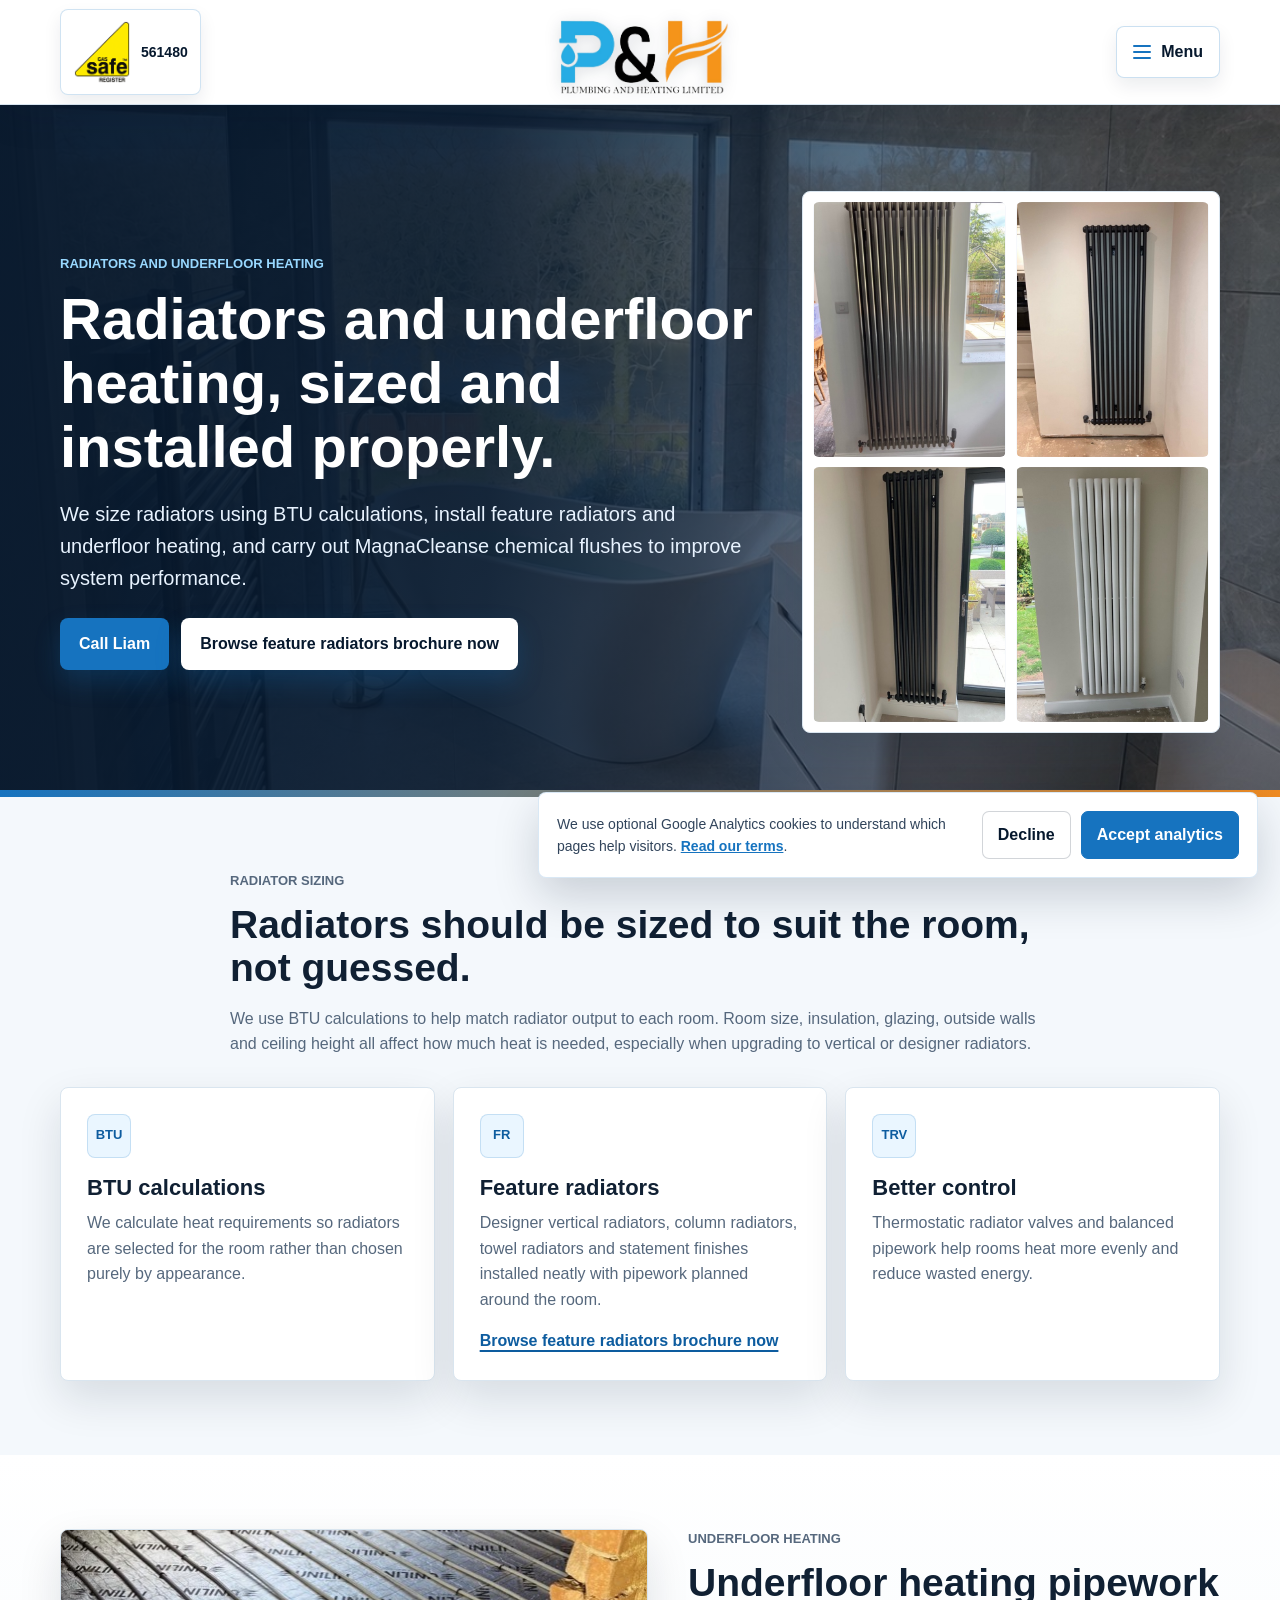
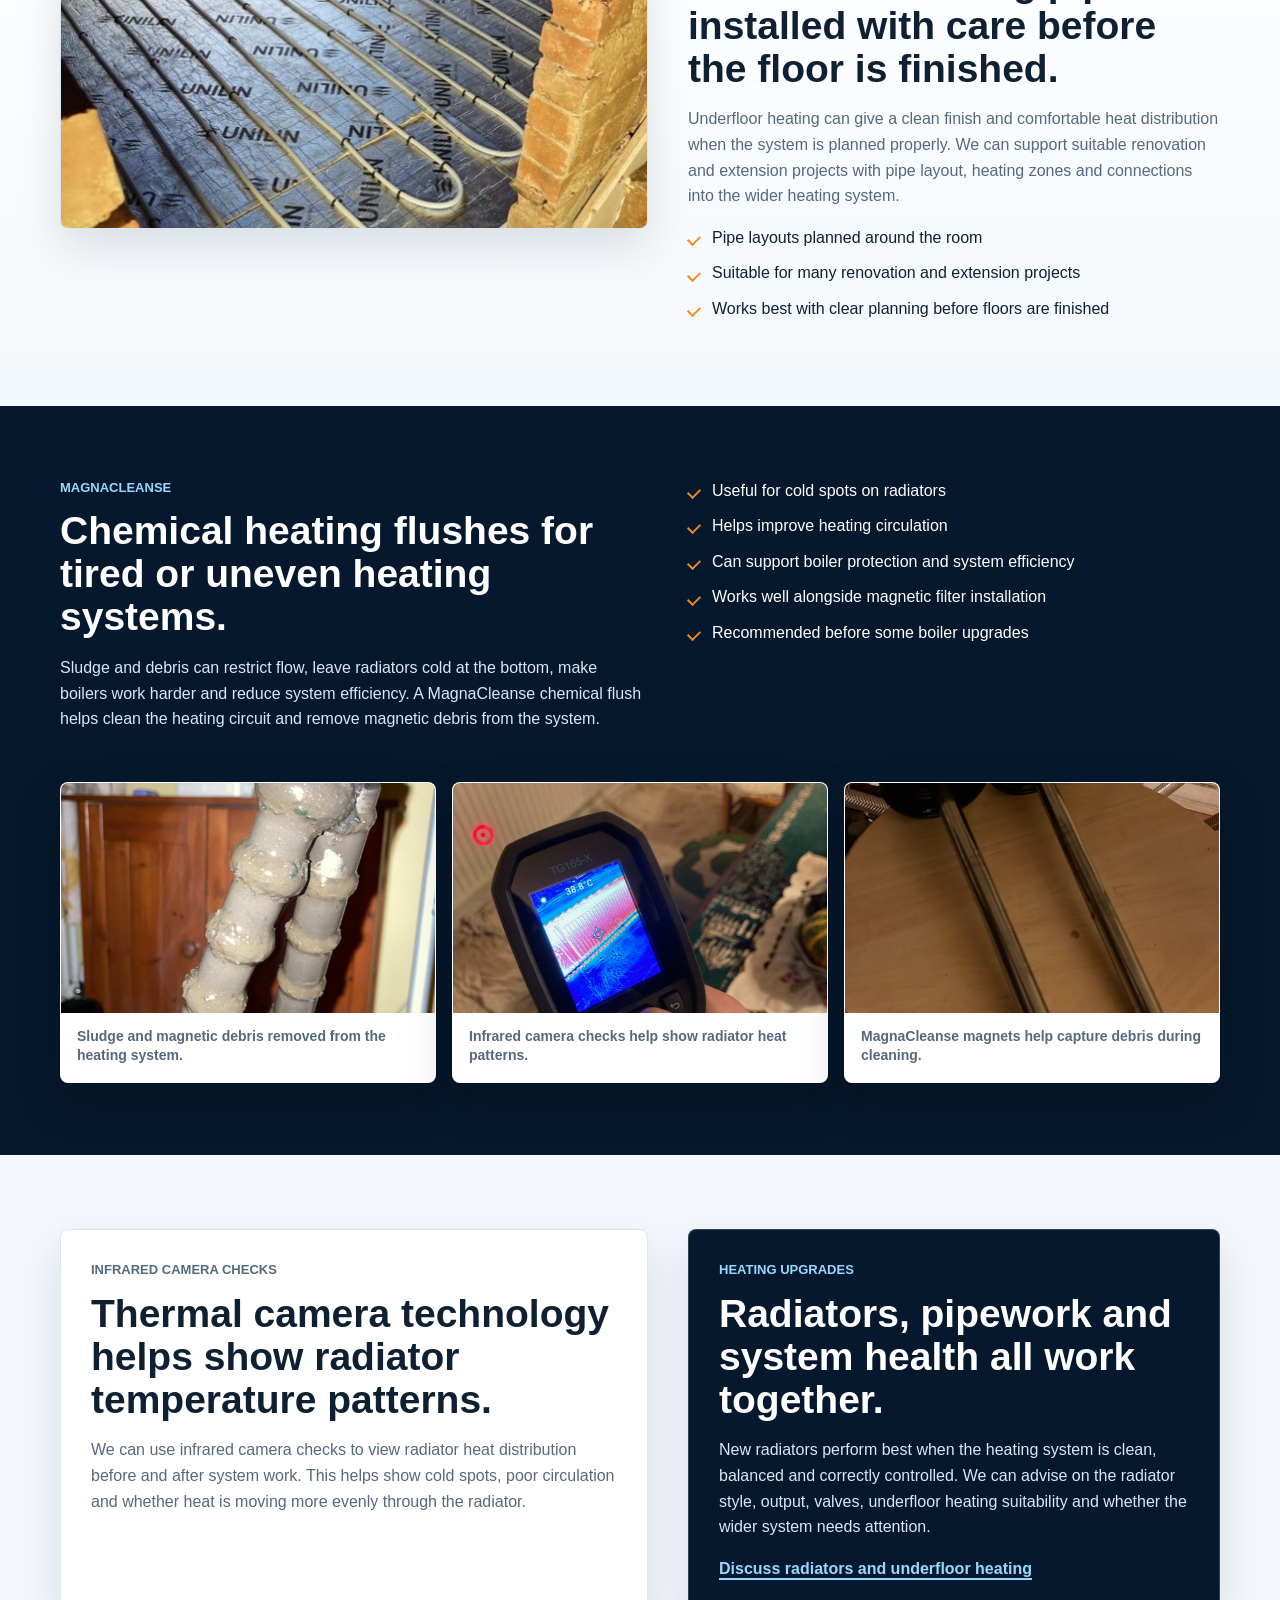
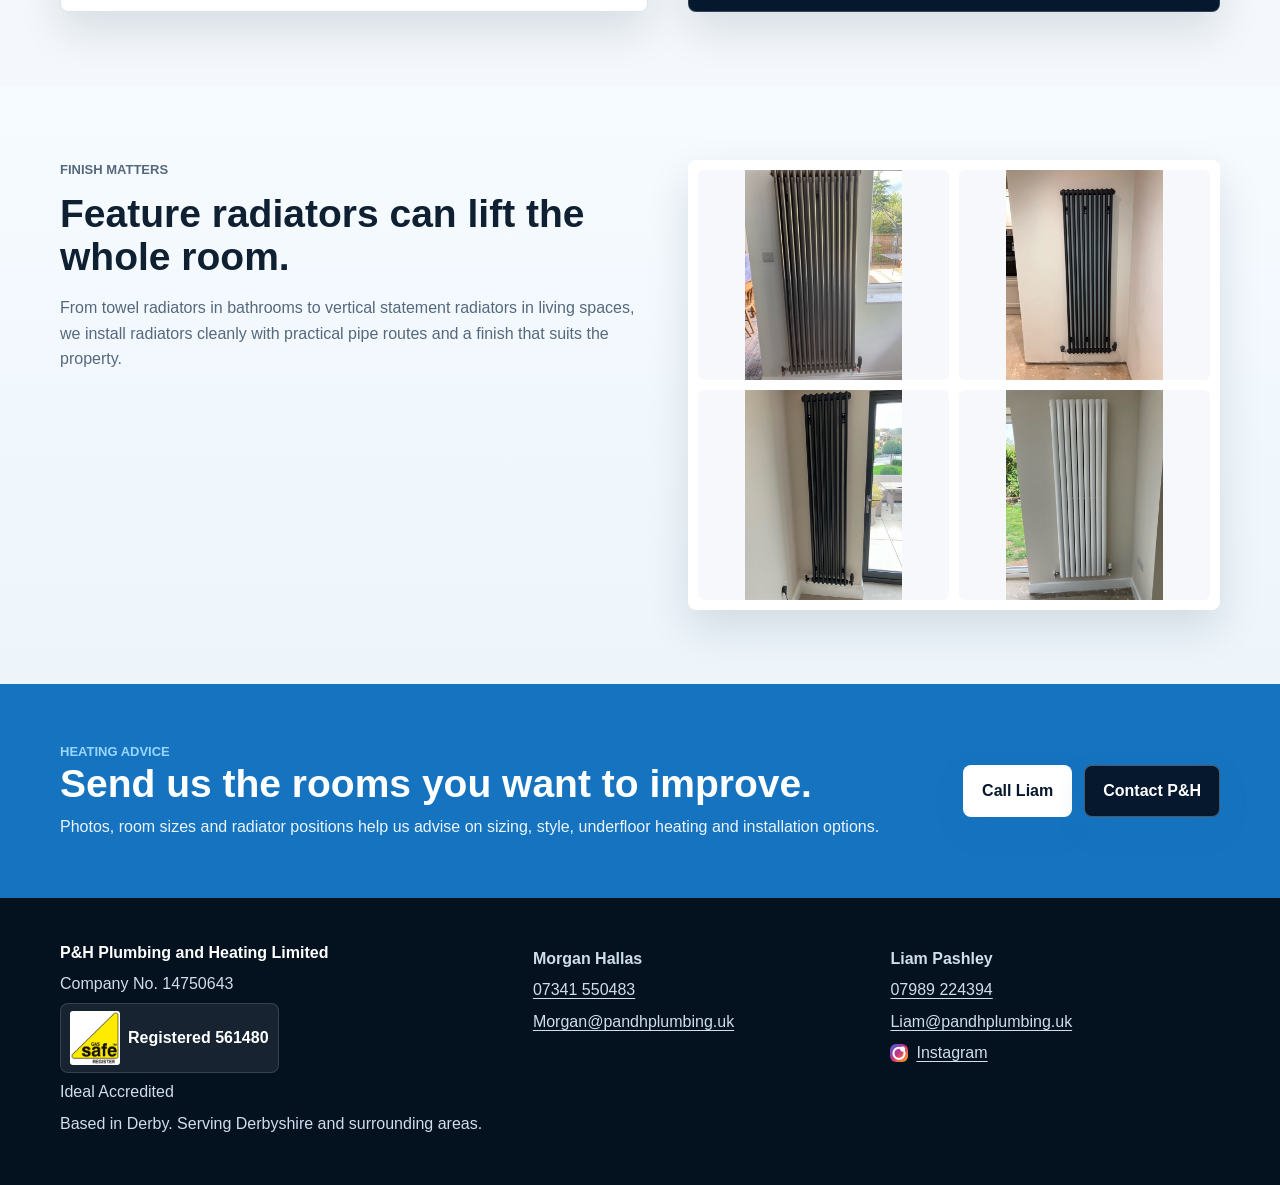
<file: radiators.html>
<!DOCTYPE html>
<html lang="en">
<head>
  <meta charset="UTF-8">
  <meta name="viewport" content="width=device-width, initial-scale=1.0">
  <meta name="google-analytics-id" content="G-J2B5WZ7E0H">
  <script src="assets/js/analytics.js" defer></script>
  <title>Radiators &amp; Underfloor Heating Derby | P&amp;H Plumbing and Heating Limited</title>
  <meta name="description" content="Radiators and underfloor heating in Derby. BTU radiator sizing, feature radiator installation, underfloor heating pipework, MagnaCleanse chemical heating flushes and infrared camera radiator checks.">
  <link rel="canonical" href="https://pandhplumbing.uk/radiators.html">
  <link rel="stylesheet" href="style.css?v=2">
  <script type="application/ld+json">
  {
    "@context": "https://schema.org",
    "@graph": [
      {
        "@type": "WebPage",
        "@id": "https://pandhplumbing.uk/radiators.html#webpage",
        "url": "https://pandhplumbing.uk/radiators.html",
        "name": "Radiators & Underfloor Heating Derby | P&H Plumbing and Heating Limited",
        "isPartOf": { "@id": "https://pandhplumbing.uk/#website" },
        "about": { "@id": "https://pandhplumbing.uk/#business" }
      },
      {
        "@type": "Service",
        "@id": "https://pandhplumbing.uk/radiators.html#service",
        "name": "Radiator installation, underfloor heating and heating flushes in Derby",
        "url": "https://pandhplumbing.uk/radiators.html",
        "provider": { "@id": "https://pandhplumbing.uk/#business" },
        "areaServed": [
          "Derby",
          "Derbyshire",
          "Mickleover",
          "Littleover",
          "Allestree",
          "Duffield",
          "Belper",
          "Ashbourne"
        ],
        "serviceType": [
          "Radiator installation",
          "BTU radiator sizing",
          "Feature radiator installation",
          "Underfloor heating",
          "MagnaCleanse chemical heating flush",
          "Infrared camera radiator checks",
          "Heating system balancing"
        ]
      },
      {
        "@type": "BreadcrumbList",
        "@id": "https://pandhplumbing.uk/radiators.html#breadcrumb",
        "itemListElement": [
          {
            "@type": "ListItem",
            "position": 1,
            "name": "Home",
            "item": "https://pandhplumbing.uk/"
          },
          {
            "@type": "ListItem",
            "position": 2,
            "name": "Radiators & UFH",
            "item": "https://pandhplumbing.uk/radiators.html"
          }
        ]
      }
    ]
  }
  </script>
</head>
<body>

<header class="site-header">
  <div class="wrap header-shell">
    <a class="header-cert" href="contact.html" aria-label="Gas Safe registered number 561480">
      <img src="assets/brand/gas-safe-register.png" alt="Gas Safe Register">
      <strong>561480</strong>
    </a>

    <a class="brand brand-logo" href="index.html" aria-label="P&amp;H Plumbing and Heating Limited home">
      <img src="assets/brand/ph-logo.png" alt="P&amp;H Plumbing and Heating Limited">
    </a>

    <details class="nav-menu">
      <summary aria-label="Open website menu">
        <span class="menu-bars" aria-hidden="true"><span></span><span></span><span></span></span>
        <span>Menu</span>
      </summary>
      <nav aria-label="Main navigation">
        <a href="index.html">Home</a>
        <a href="services.html">Services</a>
        <a href="boilers.html">Boilers</a>
        <a class="is-current" href="radiators.html">Radiators &amp; UFH</a>
        <a href="work.html">Our Work</a>
        <a href="contact.html">Contact</a>
        <a href="terms.html">Terms</a>
        <a class="nav-social" href="https://www.instagram.com/ph_plumbing_and_heating_ltd?igsh=MWFsemRtNTBsbXM5dQ%3D%3D&amp;utm_source=qr"><span class="icon-instagram" aria-hidden="true"></span>Instagram</a>
      </nav>
    </details>
  </div>
</header>

<main>
  <section class="hero hero-simple">
    <div class="wrap hero-grid">
      <div class="hero-copy">
        <p class="eyebrow">Radiators and underfloor heating</p>
        <h1>Radiators and underfloor heating, sized and installed properly.</h1>
        <p class="lead">
          We size radiators using BTU calculations, install feature radiators and underfloor heating, and carry out MagnaCleanse chemical flushes to improve system performance.
        </p>
        <div class="buttons">
          <a class="btn" href="tel:07989224394">Call Liam</a>
          <a class="btn btn-alt" href="https://dqheating.com/wp-content/uploads/2025/11/DQ-ESSENTIAL-VOL-11_LR.pdf">Browse feature radiators brochure now</a>
        </div>
      </div>
      <div class="image-collage radiator-collage" aria-label="Feature radiator installation collage">
        <img src="assets/radiators/feature-radiator-graphite-1-cropped.jpg" alt="Tall graphite feature radiator installation" loading="eager" decoding="async">
        <img src="assets/radiators/feature-radiator-black-cropped.jpg" alt="Black vertical feature radiator installation" loading="eager" decoding="async">
        <img src="assets/radiators/feature-radiator-graphite-2-cropped.jpg" alt="Graphite feature radiator beside patio doors" loading="eager" decoding="async">
        <img src="assets/radiators/feature-radiator-white-cropped.jpg" alt="White vertical feature radiator installation" loading="eager" decoding="async">
      </div>
    </div>
  </section>

  <section class="section">
    <div class="wrap section-heading">
      <p class="eyebrow">Radiator sizing</p>
      <h2>Radiators should be sized to suit the room, not guessed.</h2>
      <p>
        We use BTU calculations to help match radiator output to each room. Room size, insulation, glazing,
        outside walls and ceiling height all affect how much heat is needed, especially when upgrading to vertical or designer radiators.
      </p>
    </div>

    <div class="wrap service-grid">
      <article class="service-card">
        <span class="service-icon" aria-hidden="true">BTU</span>
        <h3>BTU calculations</h3>
        <p>We calculate heat requirements so radiators are selected for the room rather than chosen purely by appearance.</p>
      </article>

      <article class="service-card">
        <span class="service-icon" aria-hidden="true">FR</span>
        <h3>Feature radiators</h3>
        <p>Designer vertical radiators, column radiators, towel radiators and statement finishes installed neatly with pipework planned around the room.</p>
        <a class="text-link" href="https://dqheating.com/wp-content/uploads/2025/11/DQ-ESSENTIAL-VOL-11_LR.pdf">Browse feature radiators brochure now</a>
      </article>

      <article class="service-card">
        <span class="service-icon" aria-hidden="true">TRV</span>
        <h3>Better control</h3>
        <p>Thermostatic radiator valves and balanced pipework help rooms heat more evenly and reduce wasted energy.</p>
      </article>
    </div>
  </section>

  <section class="section image-band">
    <div class="wrap split reverse">
      <div class="photo-card ufh-photo-card">
        <img src="assets/radiators/underfloor-heating-installation-cropped.jpg" alt="Underfloor heating pipework installation before screed" loading="lazy" decoding="async">
      </div>
      <div>
        <p class="eyebrow">Underfloor heating</p>
        <h2>Underfloor heating pipework installed with care before the floor is finished.</h2>
        <p>
          Underfloor heating can give a clean finish and comfortable heat distribution when the system is planned properly.
          We can support suitable renovation and extension projects with pipe layout, heating zones and connections into the wider heating system.
        </p>
        <ul class="mini-list">
          <li>Pipe layouts planned around the room</li>
          <li>Suitable for many renovation and extension projects</li>
          <li>Works best with clear planning before floors are finished</li>
        </ul>
      </div>
    </div>
  </section>

  <section class="feature-band">
    <div class="wrap split">
      <div>
        <p class="eyebrow">MagnaCleanse</p>
        <h2>Chemical heating flushes for tired or uneven heating systems.</h2>
        <p>
          Sludge and debris can restrict flow, leave radiators cold at the bottom, make boilers work harder and reduce system efficiency.
          A MagnaCleanse chemical flush helps clean the heating circuit and remove magnetic debris from the system.
        </p>
      </div>
      <ul class="ticks">
        <li>Useful for cold spots on radiators</li>
        <li>Helps improve heating circulation</li>
        <li>Can support boiler protection and system efficiency</li>
        <li>Works well alongside magnetic filter installation</li>
        <li>Recommended before some boiler upgrades</li>
      </ul>
    </div>
    <div class="wrap process-gallery" aria-label="MagnaCleanse and thermal camera checks">
      <figure>
        <img src="assets/radiators/magnacleanse-sludge-magnets.jpg" alt="Magnetic sludge removed during a MagnaCleanse heating flush" loading="lazy" decoding="async">
        <figcaption>Sludge and magnetic debris removed from the heating system.</figcaption>
      </figure>
      <figure>
        <img src="assets/radiators/thermal-camera-radiator-check.jpg" alt="Infrared camera showing radiator heat distribution" loading="lazy" decoding="async">
        <figcaption>Infrared camera checks help show radiator heat patterns.</figcaption>
      </figure>
      <figure>
        <img src="assets/radiators/magnacleanse-magnets.jpg" alt="MagnaCleanse magnetic rods after system cleaning" loading="lazy" decoding="async">
        <figcaption>MagnaCleanse magnets help capture debris during cleaning.</figcaption>
      </figure>
    </div>
  </section>

  <section class="section">
    <div class="wrap split reverse">
      <div class="highlight-box">
        <p class="eyebrow">Infrared camera checks</p>
        <h2>Thermal camera technology helps show radiator temperature patterns.</h2>
        <p>
          We can use infrared camera checks to view radiator heat distribution before and after system work.
          This helps show cold spots, poor circulation and whether heat is moving more evenly through the radiator.
        </p>
      </div>
      <div class="highlight-box highlight-dark">
        <p class="eyebrow">Heating upgrades</p>
        <h2>Radiators, pipework and system health all work together.</h2>
        <p>
          New radiators perform best when the heating system is clean, balanced and correctly controlled.
          We can advise on the radiator style, output, valves, underfloor heating suitability and whether the wider system needs attention.
        </p>
        <a class="text-link" href="contact.html">Discuss radiators and underfloor heating</a>
      </div>
    </div>
  </section>

  <section class="section work-preview">
    <div class="wrap split">
      <div>
        <p class="eyebrow">Finish matters</p>
        <h2>Feature radiators can lift the whole room.</h2>
        <p>
          From towel radiators in bathrooms to vertical statement radiators in living spaces, we install radiators cleanly
          with practical pipe routes and a finish that suits the property.
        </p>
      </div>
      <div class="mini-gallery radiator-preview" aria-label="Feature radiator preview">
        <img src="assets/radiators/feature-radiator-graphite-1-cropped.jpg" alt="Graphite vertical feature radiator preview" loading="lazy" decoding="async">
        <img src="assets/radiators/feature-radiator-black-cropped.jpg" alt="Black vertical feature radiator preview" loading="lazy" decoding="async">
        <img src="assets/radiators/feature-radiator-graphite-2-cropped.jpg" alt="Graphite radiator beside patio doors preview" loading="lazy" decoding="async">
        <img src="assets/radiators/feature-radiator-white-cropped.jpg" alt="White vertical feature radiator preview" loading="lazy" decoding="async">
      </div>
    </div>
  </section>

  <section class="cta">
    <div class="wrap cta-inner">
      <div>
        <p class="eyebrow">Heating advice</p>
        <h2>Send us the rooms you want to improve.</h2>
        <p>Photos, room sizes and radiator positions help us advise on sizing, style, underfloor heating and installation options.</p>
      </div>
      <div class="buttons">
        <a class="btn" href="tel:07989224394">Call Liam</a>
        <a class="btn btn-alt" href="contact.html">Contact P&amp;H</a>
      </div>
    </div>
  </section>
</main>

<footer class="site-footer">
  <div class="wrap footer-grid">
    <div>
      <strong>P&amp;H Plumbing and Heating Limited</strong>
      <p>Company No. 14750643</p>
      <p><span class="footer-cert"><img src="assets/brand/gas-safe-register.png" alt="Gas Safe Register"> Registered 561480</span></p>
      <p>Ideal Accredited</p>
      <p>Based in Derby. Serving Derbyshire and surrounding areas.</p>
    </div>

    <div>
      <p><strong>Morgan Hallas</strong></p>
      <p><a href="tel:07341550483">07341 550483</a></p>
      <p><a href="mailto:Morgan@pandhplumbing.uk">Morgan@pandhplumbing.uk</a></p>
    </div>

    <div>
      <p><strong>Liam Pashley</strong></p>
      <p><a href="tel:07989224394">07989 224394</a></p>
      <p><a href="mailto:Liam@pandhplumbing.uk">Liam@pandhplumbing.uk</a></p>
      <p><a class="footer-social" href="https://www.instagram.com/ph_plumbing_and_heating_ltd?igsh=MWFsemRtNTBsbXM5dQ%3D%3D&amp;utm_source=qr"><span class="icon-instagram" aria-hidden="true"></span>Instagram</a></p>
    </div>
  </div>
</footer>

</body>
</html>
</file>
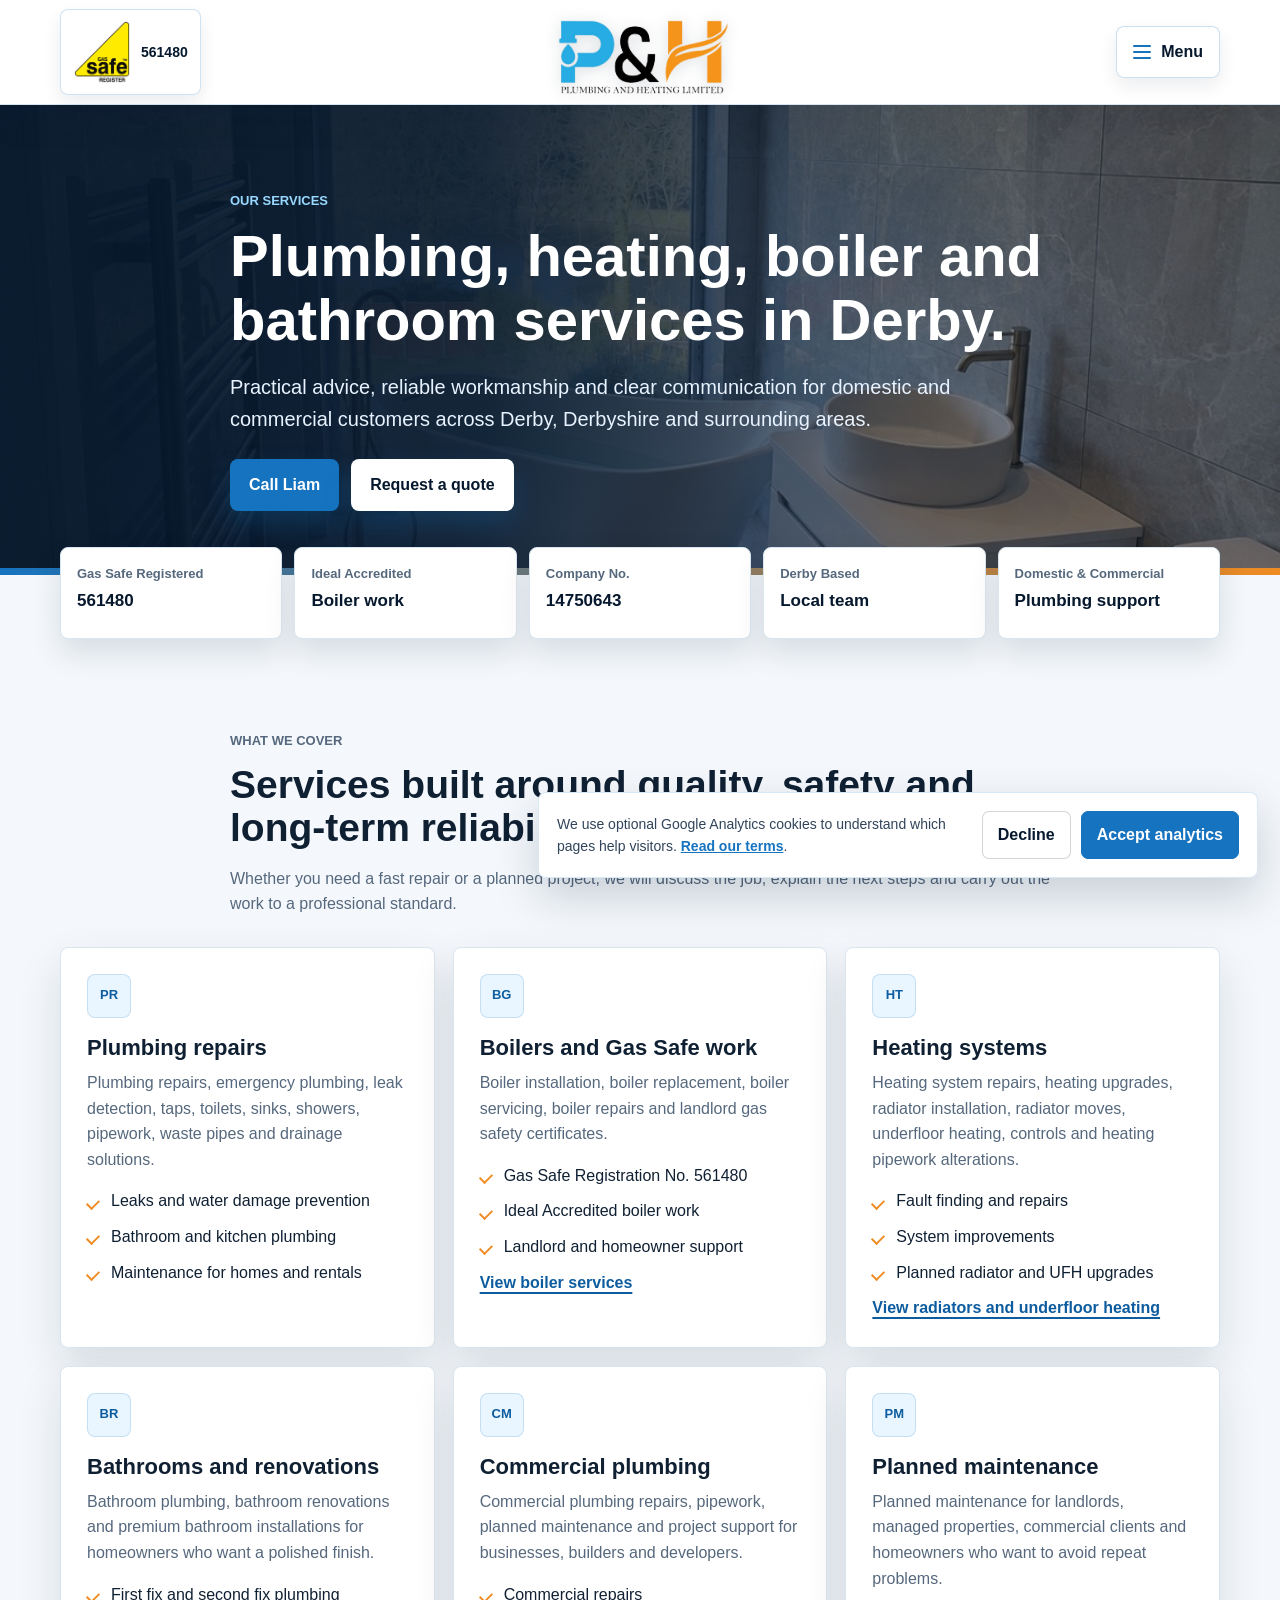
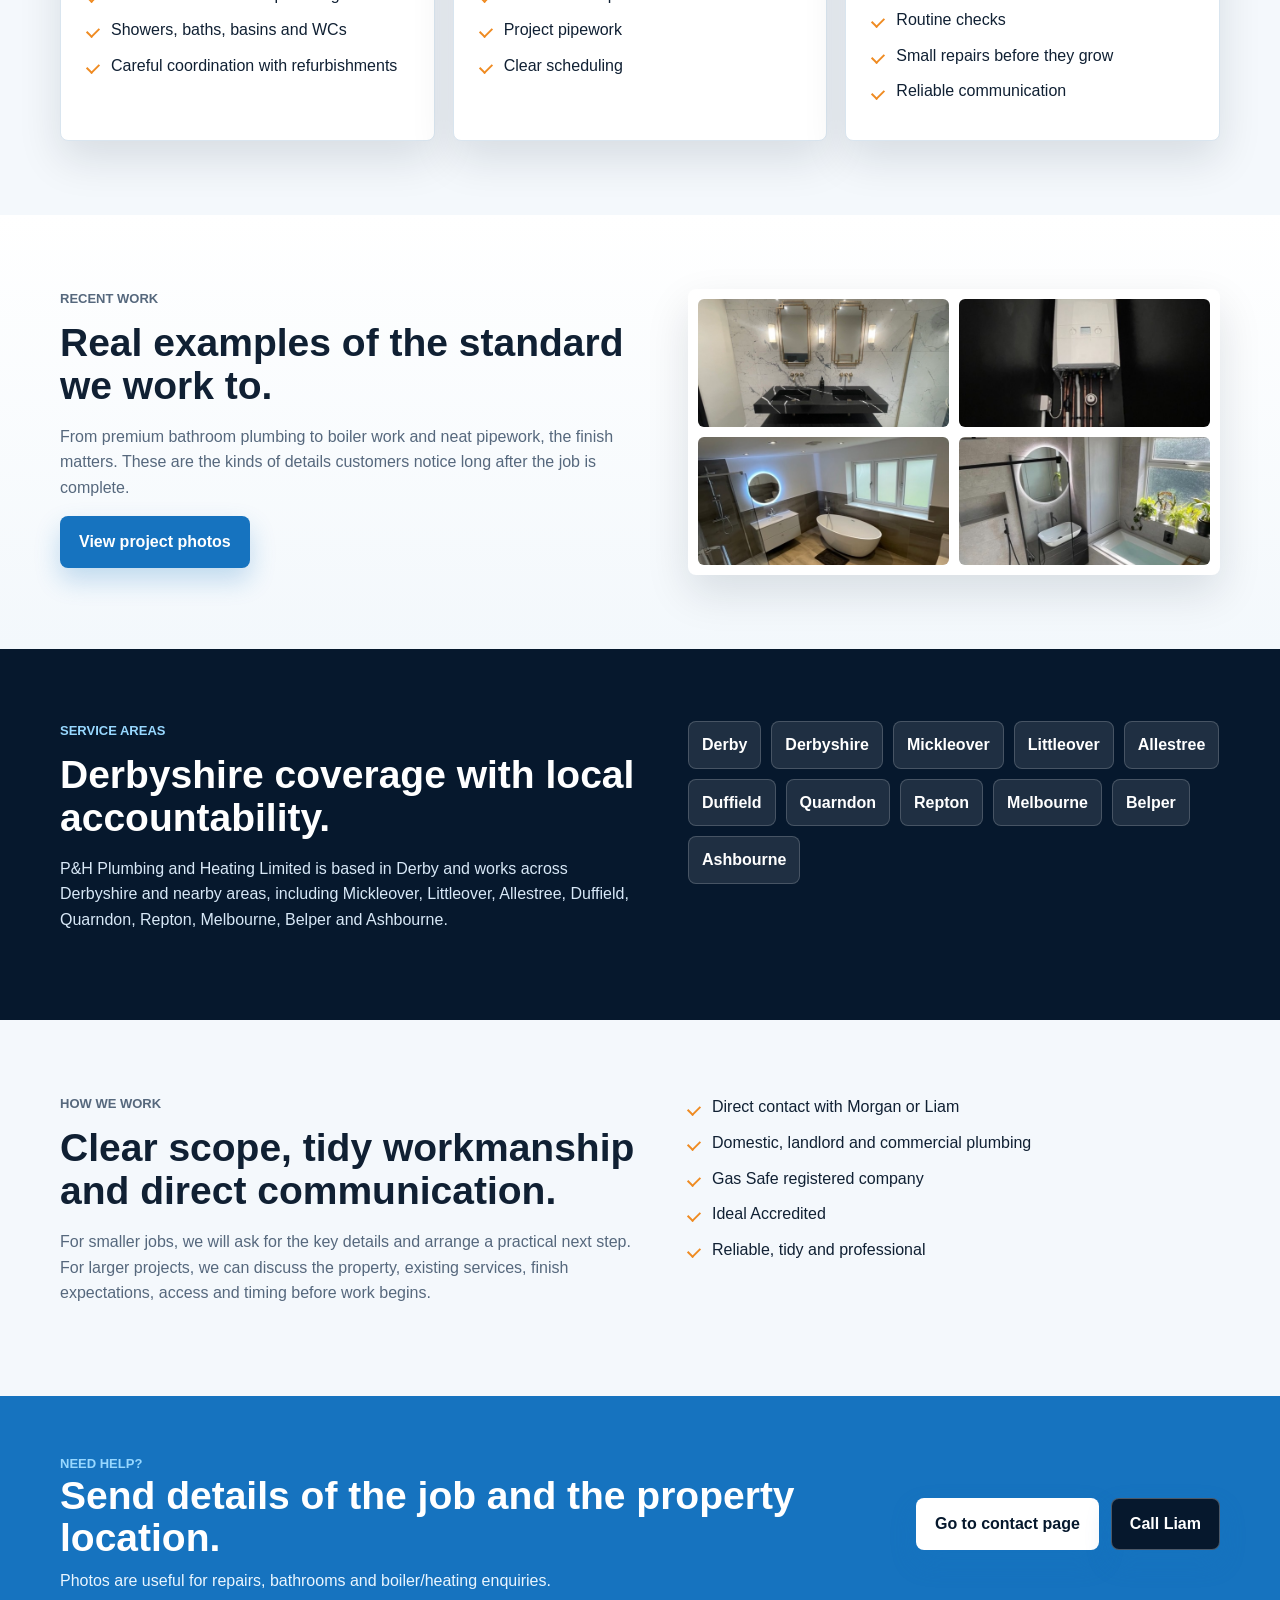
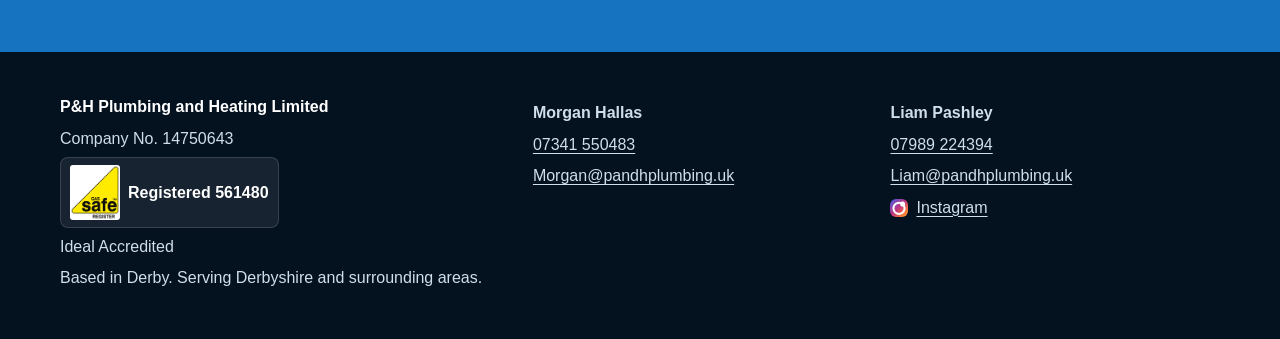
<file: services.html>
<!DOCTYPE html>
<html lang="en">
<head>
  <meta charset="UTF-8">
  <meta name="viewport" content="width=device-width, initial-scale=1.0">
  <meta name="google-analytics-id" content="G-J2B5WZ7E0H">
  <script src="assets/js/analytics.js" defer></script>
  <title>Services | P&amp;H Plumbing and Heating Limited</title>
  <meta name="description" content="Plumbing repairs, emergency plumbing, boiler installation, boiler servicing, heating repairs, landlord gas safety certificates, bathroom renovations and commercial plumbing in Derby and Derbyshire.">
  <link rel="canonical" href="https://pandhplumbing.uk/services.html">
  <link rel="stylesheet" href="style.css?v=2">
  <script type="application/ld+json">
  {
    "@context": "https://schema.org",
    "@graph": [
      {
        "@type": "WebPage",
        "@id": "https://pandhplumbing.uk/services.html#webpage",
        "url": "https://pandhplumbing.uk/services.html",
        "name": "Services | P&H Plumbing and Heating Limited",
        "isPartOf": { "@id": "https://pandhplumbing.uk/#website" },
        "about": { "@id": "https://pandhplumbing.uk/#business" }
      },
      {
        "@type": "Service",
        "@id": "https://pandhplumbing.uk/services.html#service",
        "name": "Plumbing, heating and bathroom services in Derby",
        "url": "https://pandhplumbing.uk/services.html",
        "provider": { "@id": "https://pandhplumbing.uk/#business" },
        "areaServed": [
          "Derby",
          "Derbyshire",
          "Mickleover",
          "Littleover",
          "Allestree",
          "Duffield",
          "Belper",
          "Ashbourne"
        ],
        "serviceType": [
          "Plumbing repairs",
          "Emergency plumbing",
          "Leak detection",
          "Drainage solutions",
          "Boiler installation",
          "Boiler servicing",
          "Heating system repairs",
          "Landlord gas safety certificates",
          "Bathroom renovations",
          "Commercial plumbing",
          "Planned maintenance"
        ]
      },
      {
        "@type": "BreadcrumbList",
        "@id": "https://pandhplumbing.uk/services.html#breadcrumb",
        "itemListElement": [
          {
            "@type": "ListItem",
            "position": 1,
            "name": "Home",
            "item": "https://pandhplumbing.uk/"
          },
          {
            "@type": "ListItem",
            "position": 2,
            "name": "Services",
            "item": "https://pandhplumbing.uk/services.html"
          }
        ]
      }
    ]
  }
  </script>
</head>
<body>

<header class="site-header">
  <div class="wrap header-shell">
    <a class="header-cert" href="contact.html" aria-label="Gas Safe registered number 561480">
      <img src="assets/brand/gas-safe-register.png" alt="Gas Safe Register">
      <strong>561480</strong>
    </a>

    <a class="brand brand-logo" href="index.html" aria-label="P&amp;H Plumbing and Heating Limited home">
      <img src="assets/brand/ph-logo.png" alt="P&amp;H Plumbing and Heating Limited">
    </a>

    <details class="nav-menu">
      <summary aria-label="Open website menu">
        <span class="menu-bars" aria-hidden="true"><span></span><span></span><span></span></span>
        <span>Menu</span>
      </summary>
      <nav aria-label="Main navigation">
        <a href="index.html">Home</a>
        <a class="is-current" href="services.html">Services</a>
        <a href="boilers.html">Boilers</a>
        <a href="radiators.html">Radiators &amp; UFH</a>
        <a href="work.html">Our Work</a>
        <a href="contact.html">Contact</a>
        <a href="terms.html">Terms</a>
        <a class="nav-social" href="https://www.instagram.com/ph_plumbing_and_heating_ltd?igsh=MWFsemRtNTBsbXM5dQ%3D%3D&amp;utm_source=qr"><span class="icon-instagram" aria-hidden="true"></span>Instagram</a>
      </nav>
    </details>
  </div>
</header>

<main>
  <section class="hero hero-simple">
    <div class="wrap hero-narrow">
      <p class="eyebrow">Our services</p>
      <h1>Plumbing, heating, boiler and bathroom services in Derby.</h1>
      <p class="lead">
        Practical advice, reliable workmanship and clear communication for domestic and commercial customers
        across Derby, Derbyshire and surrounding areas.
      </p>
      <div class="buttons">
        <a class="btn" href="tel:07989224394">Call Liam</a>
        <a class="btn btn-alt" href="contact.html">Request a quote</a>
      </div>
    </div>
  </section>

  <section class="trust-strip">
    <div class="wrap badge-grid">
      <div class="trust-badge"><span>Gas Safe Registered</span><strong>561480</strong></div>
      <div class="trust-badge"><span>Ideal Accredited</span><strong>Boiler work</strong></div>
      <div class="trust-badge"><span>Company No.</span><strong>14750643</strong></div>
      <div class="trust-badge"><span>Derby Based</span><strong>Local team</strong></div>
      <div class="trust-badge"><span>Domestic &amp; Commercial</span><strong>Plumbing support</strong></div>
    </div>
  </section>

  <section class="section">
    <div class="wrap section-heading">
      <p class="eyebrow">What we cover</p>
      <h2>Services built around quality, safety and long-term reliability.</h2>
      <p>
        Whether you need a fast repair or a planned project, we will discuss the job, explain the next steps
        and carry out the work to a professional standard.
      </p>
    </div>

    <div class="wrap service-grid service-grid-wide">
      <article class="service-card">
        <span class="service-icon" aria-hidden="true">PR</span>
        <h3>Plumbing repairs</h3>
        <p>Plumbing repairs, emergency plumbing, leak detection, taps, toilets, sinks, showers, pipework, waste pipes and drainage solutions.</p>
        <ul class="mini-list">
          <li>Leaks and water damage prevention</li>
          <li>Bathroom and kitchen plumbing</li>
          <li>Maintenance for homes and rentals</li>
        </ul>
      </article>

      <article class="service-card">
        <span class="service-icon" aria-hidden="true">BG</span>
        <h3>Boilers and Gas Safe work</h3>
        <p>Boiler installation, boiler replacement, boiler servicing, boiler repairs and landlord gas safety certificates.</p>
        <ul class="mini-list">
          <li>Gas Safe Registration No. 561480</li>
          <li>Ideal Accredited boiler work</li>
          <li>Landlord and homeowner support</li>
        </ul>
        <a class="text-link" href="boilers.html">View boiler services</a>
      </article>

      <article class="service-card">
        <span class="service-icon" aria-hidden="true">HT</span>
        <h3>Heating systems</h3>
        <p>Heating system repairs, heating upgrades, radiator installation, radiator moves, underfloor heating, controls and heating pipework alterations.</p>
        <ul class="mini-list">
          <li>Fault finding and repairs</li>
          <li>System improvements</li>
          <li>Planned radiator and UFH upgrades</li>
        </ul>
        <a class="text-link" href="radiators.html">View radiators and underfloor heating</a>
      </article>

      <article class="service-card">
        <span class="service-icon" aria-hidden="true">BR</span>
        <h3>Bathrooms and renovations</h3>
        <p>Bathroom plumbing, bathroom renovations and premium bathroom installations for homeowners who want a polished finish.</p>
        <ul class="mini-list">
          <li>First fix and second fix plumbing</li>
          <li>Showers, baths, basins and WCs</li>
          <li>Careful coordination with refurbishments</li>
        </ul>
      </article>

      <article class="service-card">
        <span class="service-icon" aria-hidden="true">CM</span>
        <h3>Commercial plumbing</h3>
        <p>Commercial plumbing repairs, pipework, planned maintenance and project support for businesses, builders and developers.</p>
        <ul class="mini-list">
          <li>Commercial repairs</li>
          <li>Project pipework</li>
          <li>Clear scheduling</li>
        </ul>
      </article>

      <article class="service-card">
        <span class="service-icon" aria-hidden="true">PM</span>
        <h3>Planned maintenance</h3>
        <p>Planned maintenance for landlords, managed properties, commercial clients and homeowners who want to avoid repeat problems.</p>
        <ul class="mini-list">
          <li>Routine checks</li>
          <li>Small repairs before they grow</li>
          <li>Reliable communication</li>
        </ul>
      </article>
    </div>
  </section>

  <section class="section image-band">
    <div class="wrap split">
      <div>
        <p class="eyebrow">Recent work</p>
        <h2>Real examples of the standard we work to.</h2>
        <p>
          From premium bathroom plumbing to boiler work and neat pipework, the finish matters.
          These are the kinds of details customers notice long after the job is complete.
        </p>
        <a class="btn" href="work.html">View project photos</a>
      </div>
      <div class="mini-gallery" aria-label="Recent work preview">
        <img src="assets/work/marble-double-vanity-installation.jpg" alt="Double vanity bathroom installation preview" loading="lazy" decoding="async">
        <img src="assets/work/boiler-cupboard-pipework-cropped.jpg" alt="Boiler pipework preview" loading="lazy" decoding="async">
        <img src="assets/work/freestanding-bathroom-suite.jpg" alt="Full bathroom suite preview" loading="lazy" decoding="async">
        <img src="assets/work/wet-room-bathroom-renovation.jpg" alt="Wet room renovation preview" loading="lazy" decoding="async">
      </div>
    </div>
  </section>

  <section class="feature-band">
    <div class="wrap split">
      <div>
        <p class="eyebrow">Service areas</p>
        <h2>Derbyshire coverage with local accountability.</h2>
        <p>
          P&amp;H Plumbing and Heating Limited is based in Derby and works across Derbyshire and nearby areas,
          including Mickleover, Littleover, Allestree, Duffield, Quarndon, Repton, Melbourne, Belper and Ashbourne.
        </p>
      </div>
      <div class="area-panel">
        <span>Derby</span>
        <span>Derbyshire</span>
        <span>Mickleover</span>
        <span>Littleover</span>
        <span>Allestree</span>
        <span>Duffield</span>
        <span>Quarndon</span>
        <span>Repton</span>
        <span>Melbourne</span>
        <span>Belper</span>
        <span>Ashbourne</span>
      </div>
    </div>
  </section>

  <section class="section">
    <div class="wrap split reverse">
      <div>
        <p class="eyebrow">How we work</p>
        <h2>Clear scope, tidy workmanship and direct communication.</h2>
        <p>
          For smaller jobs, we will ask for the key details and arrange a practical next step. For larger projects,
          we can discuss the property, existing services, finish expectations, access and timing before work begins.
        </p>
      </div>

      <ul class="ticks">
        <li>Direct contact with Morgan or Liam</li>
        <li>Domestic, landlord and commercial plumbing</li>
        <li>Gas Safe registered company</li>
        <li>Ideal Accredited</li>
        <li>Reliable, tidy and professional</li>
      </ul>
    </div>
  </section>

  <section class="cta">
    <div class="wrap cta-inner">
      <div>
        <p class="eyebrow">Need help?</p>
        <h2>Send details of the job and the property location.</h2>
        <p>Photos are useful for repairs, bathrooms and boiler/heating enquiries.</p>
      </div>
      <div class="buttons">
        <a class="btn" href="contact.html">Go to contact page</a>
        <a class="btn btn-alt" href="tel:07989224394">Call Liam</a>
      </div>
    </div>
  </section>
</main>

<footer class="site-footer">
  <div class="wrap footer-grid">
    <div>
      <strong>P&amp;H Plumbing and Heating Limited</strong>
      <p>Company No. 14750643</p>
      <p><span class="footer-cert"><img src="assets/brand/gas-safe-register.png" alt="Gas Safe Register"> Registered 561480</span></p>
      <p>Ideal Accredited</p>
      <p>Based in Derby. Serving Derbyshire and surrounding areas.</p>
    </div>

    <div>
      <p><strong>Morgan Hallas</strong></p>
      <p><a href="tel:07341550483">07341 550483</a></p>
      <p><a href="mailto:Morgan@pandhplumbing.uk">Morgan@pandhplumbing.uk</a></p>
    </div>

    <div>
      <p><strong>Liam Pashley</strong></p>
      <p><a href="tel:07989224394">07989 224394</a></p>
      <p><a href="mailto:Liam@pandhplumbing.uk">Liam@pandhplumbing.uk</a></p>
      <p><a class="footer-social" href="https://www.instagram.com/ph_plumbing_and_heating_ltd?igsh=MWFsemRtNTBsbXM5dQ%3D%3D&amp;utm_source=qr"><span class="icon-instagram" aria-hidden="true"></span>Instagram</a></p>
    </div>
  </div>
</footer>

</body>
</html>
</file>
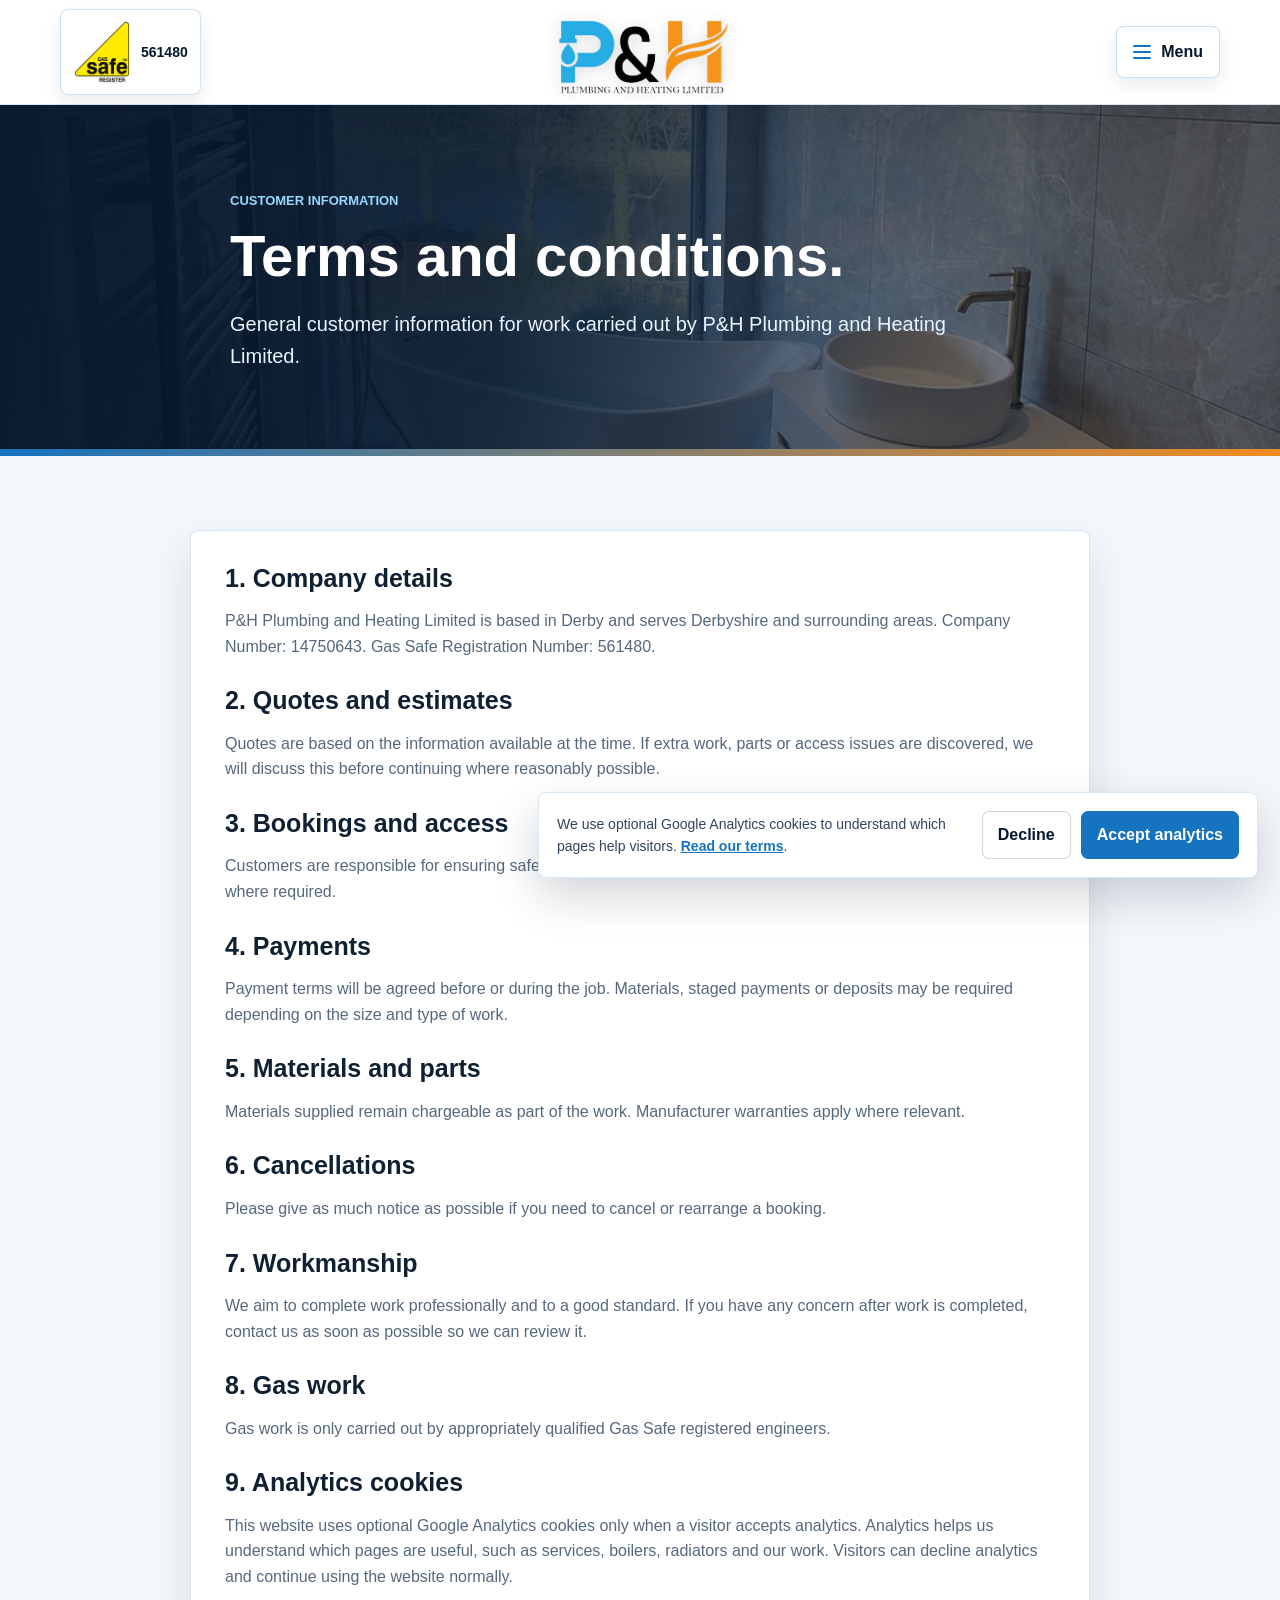
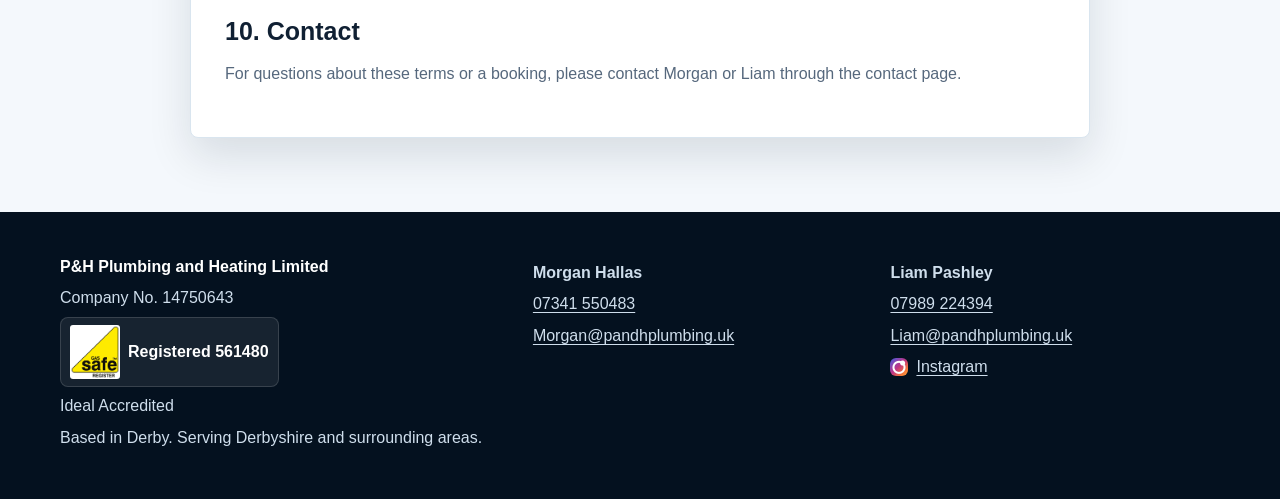
<file: terms.html>
<!DOCTYPE html>
<html lang="en">
<head>
  <meta charset="UTF-8">
  <meta name="viewport" content="width=device-width, initial-scale=1.0">
  <meta name="google-analytics-id" content="G-J2B5WZ7E0H">
  <script src="assets/js/analytics.js" defer></script>
  <title>Terms | P&amp;H Plumbing and Heating Limited</title>
  <meta name="description" content="Customer information and terms for P&amp;H Plumbing and Heating Limited, a Derby based plumbing and heating company.">
  <link rel="canonical" href="https://pandhplumbing.uk/terms.html">
  <link rel="stylesheet" href="style.css?v=2">
  <script type="application/ld+json">
  {
    "@context": "https://schema.org",
    "@graph": [
      {
        "@type": "WebPage",
        "@id": "https://pandhplumbing.uk/terms.html#webpage",
        "url": "https://pandhplumbing.uk/terms.html",
        "name": "Terms | P&H Plumbing and Heating Limited",
        "isPartOf": { "@id": "https://pandhplumbing.uk/#website" },
        "about": { "@id": "https://pandhplumbing.uk/#business" }
      },
      {
        "@type": "BreadcrumbList",
        "@id": "https://pandhplumbing.uk/terms.html#breadcrumb",
        "itemListElement": [
          {
            "@type": "ListItem",
            "position": 1,
            "name": "Home",
            "item": "https://pandhplumbing.uk/"
          },
          {
            "@type": "ListItem",
            "position": 2,
            "name": "Terms",
            "item": "https://pandhplumbing.uk/terms.html"
          }
        ]
      }
    ]
  }
  </script>
</head>
<body>

<header class="site-header">
  <div class="wrap header-shell">
    <a class="header-cert" href="contact.html" aria-label="Gas Safe registered number 561480">
      <img src="assets/brand/gas-safe-register.png" alt="Gas Safe Register">
      <strong>561480</strong>
    </a>

    <a class="brand brand-logo" href="index.html" aria-label="P&amp;H Plumbing and Heating Limited home">
      <img src="assets/brand/ph-logo.png" alt="P&amp;H Plumbing and Heating Limited">
    </a>

    <details class="nav-menu">
      <summary aria-label="Open website menu">
        <span class="menu-bars" aria-hidden="true"><span></span><span></span><span></span></span>
        <span>Menu</span>
      </summary>
      <nav aria-label="Main navigation">
        <a href="index.html">Home</a>
        <a href="services.html">Services</a>
        <a href="boilers.html">Boilers</a>
        <a href="radiators.html">Radiators &amp; UFH</a>
        <a href="work.html">Our Work</a>
        <a href="contact.html">Contact</a>
        <a class="is-current" href="terms.html">Terms</a>
        <a class="nav-social" href="https://www.instagram.com/ph_plumbing_and_heating_ltd?igsh=MWFsemRtNTBsbXM5dQ%3D%3D&amp;utm_source=qr"><span class="icon-instagram" aria-hidden="true"></span>Instagram</a>
      </nav>
    </details>
  </div>
</header>

<main>
  <section class="hero hero-simple">
    <div class="wrap hero-narrow">
      <p class="eyebrow">Customer information</p>
      <h1>Terms and conditions.</h1>
      <p class="lead">
        General customer information for work carried out by P&amp;H Plumbing and Heating Limited.
      </p>
    </div>
  </section>

  <section class="section">
    <div class="wrap terms-box">
      <h2>1. Company details</h2>
      <p>
        P&amp;H Plumbing and Heating Limited is based in Derby and serves Derbyshire and surrounding areas.
        Company Number: 14750643. Gas Safe Registration Number: 561480.
      </p>

      <h2>2. Quotes and estimates</h2>
      <p>
        Quotes are based on the information available at the time. If extra work, parts or access issues are discovered,
        we will discuss this before continuing where reasonably possible.
      </p>

      <h2>3. Bookings and access</h2>
      <p>
        Customers are responsible for ensuring safe and reasonable access to the property, work area, services and parking
        where required.
      </p>

      <h2>4. Payments</h2>
      <p>
        Payment terms will be agreed before or during the job. Materials, staged payments or deposits may be required
        depending on the size and type of work.
      </p>

      <h2>5. Materials and parts</h2>
      <p>
        Materials supplied remain chargeable as part of the work. Manufacturer warranties apply where relevant.
      </p>

      <h2>6. Cancellations</h2>
      <p>
        Please give as much notice as possible if you need to cancel or rearrange a booking.
      </p>

      <h2>7. Workmanship</h2>
      <p>
        We aim to complete work professionally and to a good standard. If you have any concern after work is completed,
        contact us as soon as possible so we can review it.
      </p>

      <h2>8. Gas work</h2>
      <p>
        Gas work is only carried out by appropriately qualified Gas Safe registered engineers.
      </p>

      <h2>9. Analytics cookies</h2>
      <p>
        This website uses optional Google Analytics cookies only when a visitor accepts analytics. Analytics helps us
        understand which pages are useful, such as services, boilers, radiators and our work. Visitors can decline
        analytics and continue using the website normally.
      </p>

      <h2>10. Contact</h2>
      <p>
        For questions about these terms or a booking, please contact Morgan or Liam through the contact page.
      </p>
    </div>
  </section>
</main>

<footer class="site-footer">
  <div class="wrap footer-grid">
    <div>
      <strong>P&amp;H Plumbing and Heating Limited</strong>
      <p>Company No. 14750643</p>
      <p><span class="footer-cert"><img src="assets/brand/gas-safe-register.png" alt="Gas Safe Register"> Registered 561480</span></p>
      <p>Ideal Accredited</p>
      <p>Based in Derby. Serving Derbyshire and surrounding areas.</p>
    </div>

    <div>
      <p><strong>Morgan Hallas</strong></p>
      <p><a href="tel:07341550483">07341 550483</a></p>
      <p><a href="mailto:Morgan@pandhplumbing.uk">Morgan@pandhplumbing.uk</a></p>
    </div>

    <div>
      <p><strong>Liam Pashley</strong></p>
      <p><a href="tel:07989224394">07989 224394</a></p>
      <p><a href="mailto:Liam@pandhplumbing.uk">Liam@pandhplumbing.uk</a></p>
      <p><a class="footer-social" href="https://www.instagram.com/ph_plumbing_and_heating_ltd?igsh=MWFsemRtNTBsbXM5dQ%3D%3D&amp;utm_source=qr"><span class="icon-instagram" aria-hidden="true"></span>Instagram</a></p>
    </div>
  </div>
</footer>

</body>
</html>
</file>
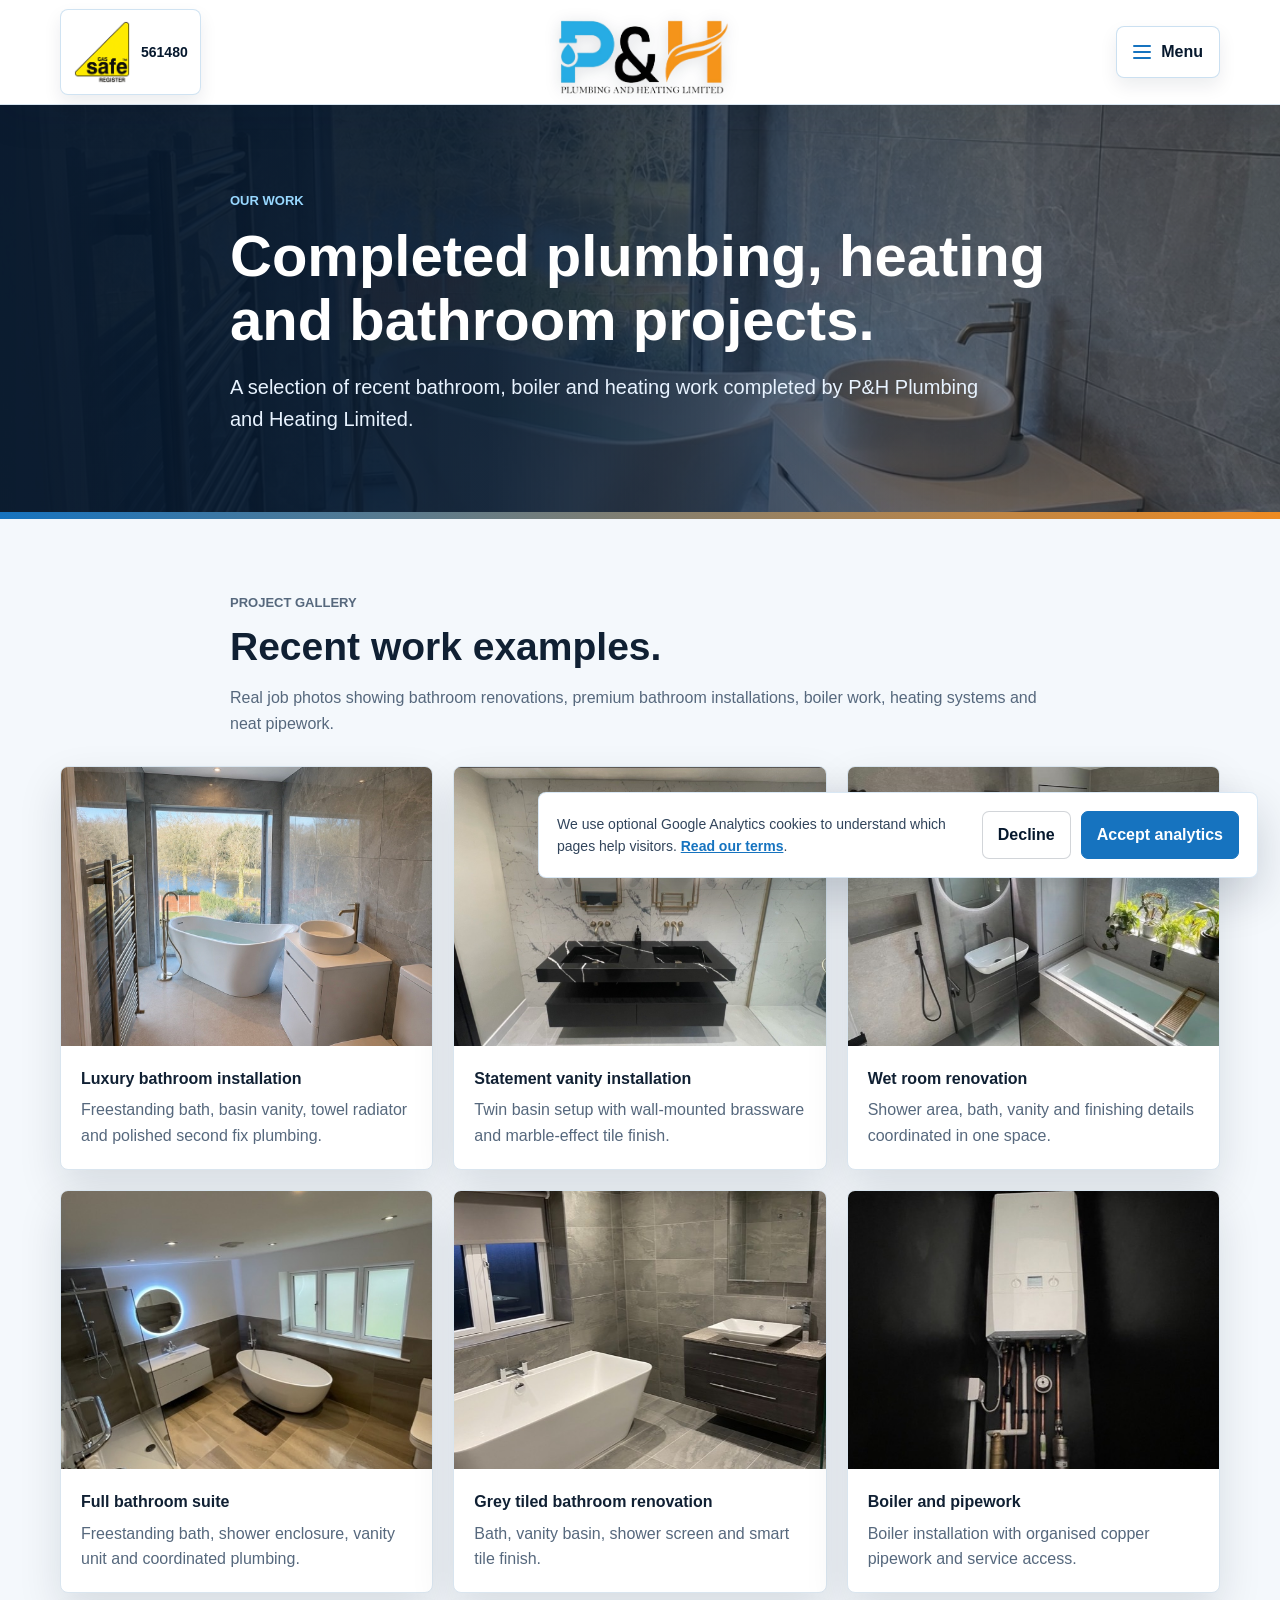
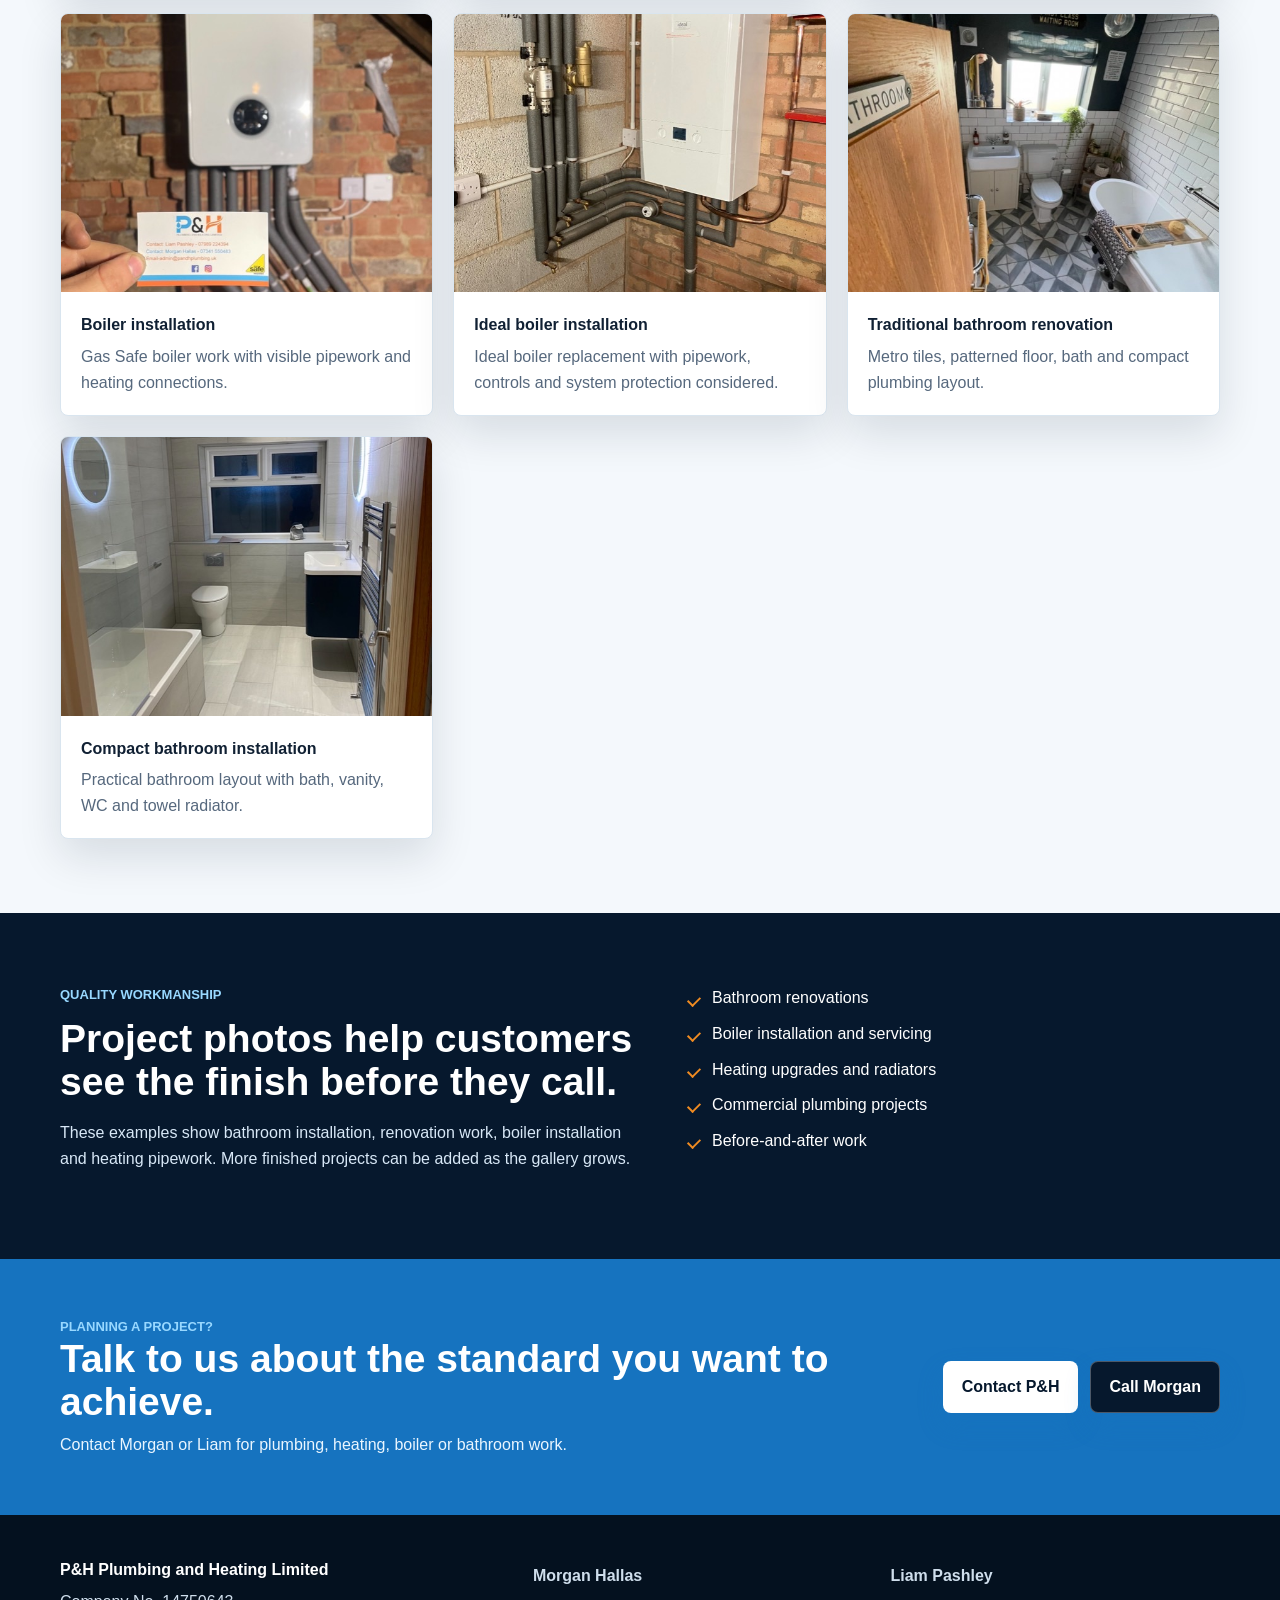
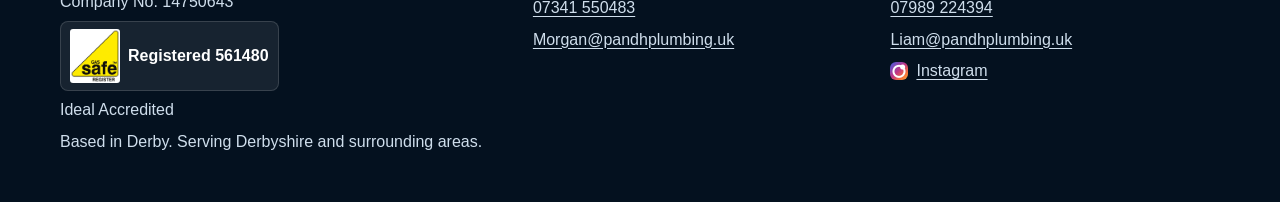
<file: work.html>
<!DOCTYPE html>
<html lang="en">
<head>
  <meta charset="UTF-8">
  <meta name="viewport" content="width=device-width, initial-scale=1.0">
  <meta name="google-analytics-id" content="G-J2B5WZ7E0H">
  <script src="assets/js/analytics.js" defer></script>
  <title>Our Work | P&amp;H Plumbing and Heating Limited</title>
  <meta name="description" content="View completed bathroom renovations, premium bathroom installations, boiler work, heating pipework and plumbing projects by P&amp;H Plumbing and Heating Limited in Derby and Derbyshire.">
  <link rel="canonical" href="https://pandhplumbing.uk/work.html">
  <link rel="stylesheet" href="style.css?v=2">
  <script type="application/ld+json">
  {
    "@context": "https://schema.org",
    "@graph": [
      {
        "@type": "CollectionPage",
        "@id": "https://pandhplumbing.uk/work.html#webpage",
        "url": "https://pandhplumbing.uk/work.html",
        "name": "Our Work | P&H Plumbing and Heating Limited",
        "isPartOf": { "@id": "https://pandhplumbing.uk/#website" },
        "about": { "@id": "https://pandhplumbing.uk/#business" },
        "mainEntity": {
          "@type": "ImageGallery",
          "name": "P&H Plumbing and Heating Limited project gallery",
          "image": [
            "https://pandhplumbing.uk/assets/work/luxury-bathroom-freestanding-bath.jpg",
            "https://pandhplumbing.uk/assets/work/marble-double-vanity-installation.jpg",
            "https://pandhplumbing.uk/assets/work/wet-room-bathroom-renovation.jpg",
            "https://pandhplumbing.uk/assets/work/freestanding-bathroom-suite.jpg",
            "https://pandhplumbing.uk/assets/work/grey-tiled-bathroom-renovation.jpg",
            "https://pandhplumbing.uk/assets/work/boiler-cupboard-pipework-cropped.jpg",
            "https://pandhplumbing.uk/assets/boilers/ideal-boiler-installation.jpg"
          ]
        }
      },
      {
        "@type": "BreadcrumbList",
        "@id": "https://pandhplumbing.uk/work.html#breadcrumb",
        "itemListElement": [
          {
            "@type": "ListItem",
            "position": 1,
            "name": "Home",
            "item": "https://pandhplumbing.uk/"
          },
          {
            "@type": "ListItem",
            "position": 2,
            "name": "Our Work",
            "item": "https://pandhplumbing.uk/work.html"
          }
        ]
      }
    ]
  }
  </script>
</head>
<body>

<header class="site-header">
  <div class="wrap header-shell">
    <a class="header-cert" href="contact.html" aria-label="Gas Safe registered number 561480">
      <img src="assets/brand/gas-safe-register.png" alt="Gas Safe Register">
      <strong>561480</strong>
    </a>

    <a class="brand brand-logo" href="index.html" aria-label="P&amp;H Plumbing and Heating Limited home">
      <img src="assets/brand/ph-logo.png" alt="P&amp;H Plumbing and Heating Limited">
    </a>

    <details class="nav-menu">
      <summary aria-label="Open website menu">
        <span class="menu-bars" aria-hidden="true"><span></span><span></span><span></span></span>
        <span>Menu</span>
      </summary>
      <nav aria-label="Main navigation">
        <a href="index.html">Home</a>
        <a href="services.html">Services</a>
        <a href="boilers.html">Boilers</a>
        <a href="radiators.html">Radiators &amp; UFH</a>
        <a class="is-current" href="work.html">Our Work</a>
        <a href="contact.html">Contact</a>
        <a href="terms.html">Terms</a>
        <a class="nav-social" href="https://www.instagram.com/ph_plumbing_and_heating_ltd?igsh=MWFsemRtNTBsbXM5dQ%3D%3D&amp;utm_source=qr"><span class="icon-instagram" aria-hidden="true"></span>Instagram</a>
      </nav>
    </details>
  </div>
</header>

<main>
  <section class="hero hero-simple">
    <div class="wrap hero-narrow">
      <p class="eyebrow">Our work</p>
      <h1>Completed plumbing, heating and bathroom projects.</h1>
      <p class="lead">
        A selection of recent bathroom, boiler and heating work completed by P&amp;H Plumbing and Heating Limited.
      </p>
    </div>
  </section>

  <section class="section">
    <div class="wrap section-heading">
      <p class="eyebrow">Project gallery</p>
      <h2>Recent work examples.</h2>
      <p>
        Real job photos showing bathroom renovations, premium bathroom installations,
        boiler work, heating systems and neat pipework.
      </p>
    </div>

    <div class="wrap project-grid">
      <figure class="project-card">
        <div class="project-image has-photo">
          <img src="assets/work/luxury-bathroom-freestanding-bath.jpg" alt="Luxury bathroom installation with freestanding bath, basin vanity and towel radiator" loading="lazy" decoding="async">
        </div>
        <figcaption>
          <strong>Luxury bathroom installation</strong>
          <span>Freestanding bath, basin vanity, towel radiator and polished second fix plumbing.</span>
        </figcaption>
      </figure>

      <figure class="project-card">
        <div class="project-image has-photo">
          <img src="assets/work/marble-double-vanity-installation.jpg" alt="Marble tiled bathroom with twin black basins and wall mounted brass taps" loading="lazy" decoding="async">
        </div>
        <figcaption>
          <strong>Statement vanity installation</strong>
          <span>Twin basin setup with wall-mounted brassware and marble-effect tile finish.</span>
        </figcaption>
      </figure>

      <figure class="project-card">
        <div class="project-image has-photo">
          <img src="assets/work/wet-room-bathroom-renovation.jpg" alt="Modern wet room and bathroom renovation with bath, shower glass and illuminated mirror" loading="lazy" decoding="async">
        </div>
        <figcaption>
          <strong>Wet room renovation</strong>
          <span>Shower area, bath, vanity and finishing details coordinated in one space.</span>
        </figcaption>
      </figure>

      <figure class="project-card">
        <div class="project-image has-photo">
          <img src="assets/work/freestanding-bathroom-suite.jpg" alt="Spacious bathroom suite with freestanding bath, walk in shower and illuminated mirror" loading="lazy" decoding="async">
        </div>
        <figcaption>
          <strong>Full bathroom suite</strong>
          <span>Freestanding bath, shower enclosure, vanity unit and coordinated plumbing.</span>
        </figcaption>
      </figure>

      <figure class="project-card">
        <div class="project-image has-photo">
          <img src="assets/work/grey-tiled-bathroom-renovation.jpg" alt="Grey tiled bathroom renovation with bath, vanity basin and glass shower screen" loading="lazy" decoding="async">
        </div>
        <figcaption>
          <strong>Grey tiled bathroom renovation</strong>
          <span>Bath, vanity basin, shower screen and smart tile finish.</span>
        </figcaption>
      </figure>

      <figure class="project-card">
        <div class="project-image has-photo">
          <img src="assets/work/boiler-cupboard-pipework-cropped.jpg" alt="Boiler installation with neat copper pipework in a dark cupboard space" loading="lazy" decoding="async">
        </div>
        <figcaption>
          <strong>Boiler and pipework</strong>
          <span>Boiler installation with organised copper pipework and service access.</span>
        </figcaption>
      </figure>

      <figure class="project-card">
        <div class="project-image has-photo">
          <img src="assets/work/worcester-boiler-installation.jpg" alt="Wall mounted boiler installation with exposed brickwork and heating pipework" loading="lazy" decoding="async">
        </div>
        <figcaption>
          <strong>Boiler installation</strong>
          <span>Gas Safe boiler work with visible pipework and heating connections.</span>
        </figcaption>
      </figure>

      <figure class="project-card">
        <div class="project-image has-photo">
          <img src="assets/boilers/ideal-boiler-installation.jpg" alt="Ideal boiler installation with insulated pipework and heating connections" loading="lazy" decoding="async">
        </div>
        <figcaption>
          <strong>Ideal boiler installation</strong>
          <span>Ideal boiler replacement with pipework, controls and system protection considered.</span>
        </figcaption>
      </figure>

      <figure class="project-card">
        <div class="project-image has-photo">
          <img src="assets/work/traditional-bathroom-renovation.jpg" alt="Traditional bathroom renovation with metro tiles, patterned floor and bath" loading="lazy" decoding="async">
        </div>
        <figcaption>
          <strong>Traditional bathroom renovation</strong>
          <span>Metro tiles, patterned floor, bath and compact plumbing layout.</span>
        </figcaption>
      </figure>

      <figure class="project-card">
        <div class="project-image has-photo">
          <img src="assets/work/compact-bathroom-installation.jpg" alt="Compact bathroom installation with bath, toilet, vanity and towel radiator" loading="lazy" decoding="async">
        </div>
        <figcaption>
          <strong>Compact bathroom installation</strong>
          <span>Practical bathroom layout with bath, vanity, WC and towel radiator.</span>
        </figcaption>
      </figure>
    </div>
  </section>

  <section class="feature-band">
    <div class="wrap split">
      <div>
        <p class="eyebrow">Quality workmanship</p>
        <h2>Project photos help customers see the finish before they call.</h2>
        <p>
          These examples show bathroom installation, renovation work, boiler installation and heating pipework.
          More finished projects can be added as the gallery grows.
        </p>
      </div>
      <ul class="ticks">
        <li>Bathroom renovations</li>
        <li>Boiler installation and servicing</li>
        <li>Heating upgrades and radiators</li>
        <li>Commercial plumbing projects</li>
        <li>Before-and-after work</li>
      </ul>
    </div>
  </section>

  <section class="cta">
    <div class="wrap cta-inner">
      <div>
        <p class="eyebrow">Planning a project?</p>
        <h2>Talk to us about the standard you want to achieve.</h2>
        <p>Contact Morgan or Liam for plumbing, heating, boiler or bathroom work.</p>
      </div>
      <div class="buttons">
        <a class="btn" href="contact.html">Contact P&amp;H</a>
        <a class="btn btn-alt" href="tel:07341550483">Call Morgan</a>
      </div>
    </div>
  </section>
</main>

<footer class="site-footer">
  <div class="wrap footer-grid">
    <div>
      <strong>P&amp;H Plumbing and Heating Limited</strong>
      <p>Company No. 14750643</p>
      <p><span class="footer-cert"><img src="assets/brand/gas-safe-register.png" alt="Gas Safe Register"> Registered 561480</span></p>
      <p>Ideal Accredited</p>
      <p>Based in Derby. Serving Derbyshire and surrounding areas.</p>
    </div>

    <div>
      <p><strong>Morgan Hallas</strong></p>
      <p><a href="tel:07341550483">07341 550483</a></p>
      <p><a href="mailto:Morgan@pandhplumbing.uk">Morgan@pandhplumbing.uk</a></p>
    </div>

    <div>
      <p><strong>Liam Pashley</strong></p>
      <p><a href="tel:07989224394">07989 224394</a></p>
      <p><a href="mailto:Liam@pandhplumbing.uk">Liam@pandhplumbing.uk</a></p>
      <p><a class="footer-social" href="https://www.instagram.com/ph_plumbing_and_heating_ltd?igsh=MWFsemRtNTBsbXM5dQ%3D%3D&amp;utm_source=qr"><span class="icon-instagram" aria-hidden="true"></span>Instagram</a></p>
    </div>
  </div>
</footer>

</body>
</html>
</file>
<file: style.css>
:root {
  --navy: #06182d;
  --navy-2: #0b2745;
  --ink: #102033;
  --muted: #56687d;
  --blue: #1673bf;
  --blue-2: #0d5c9f;
  --sky: #eaf6ff;
  --orange: #ef8b22;
  --paper: #ffffff;
  --soft: #f4f8fc;
  --line: #d9e5ef;
  --shadow: 0 18px 44px rgba(6, 24, 45, 0.12);
  --radius: 8px;
}

* {
  box-sizing: border-box;
}

html {
  scroll-behavior: smooth;
}

body {
  margin: 0;
  font-family: Arial, Helvetica, sans-serif;
  color: var(--ink);
  background: var(--soft);
  line-height: 1.6;
}

a {
  color: inherit;
}

img {
  max-width: 100%;
  display: block;
}

.wrap {
  width: min(1160px, calc(100% - 36px));
  margin: 0 auto;
}

.site-header {
  background: rgba(255, 255, 255, 0.97);
  color: #06182d;
  position: sticky;
  top: 0;
  z-index: 20;
  border-bottom: 1px solid rgba(13, 92, 159, 0.16);
  box-shadow: 0 12px 34px rgba(6, 24, 45, 0.10);
  backdrop-filter: blur(14px);
}

.header-shell {
  min-height: 104px;
  display: grid;
  grid-template-columns: 1fr auto 1fr;
  grid-template-areas: "cert logo menu";
  align-items: center;
  gap: 18px;
}

.brand {
  text-decoration: none;
}

.brand-logo {
  grid-area: logo;
  justify-self: center;
  display: inline-flex;
  align-items: center;
  justify-content: center;
  padding: 0;
  background: transparent;
  box-shadow: none;
}

.brand-logo img {
  width: min(315px, 42vw);
  height: auto;
  max-height: 88px;
  object-fit: contain;
  filter: drop-shadow(0 3px 8px rgba(6, 24, 45, 0.14));
}

.header-cert {
  grid-area: cert;
  justify-self: start;
  display: inline-flex;
  align-items: center;
  gap: 10px;
  width: max-content;
  padding: 10px 12px;
  border-radius: var(--radius);
  background: #ffffff;
  border: 1px solid rgba(22, 115, 191, 0.20);
  color: var(--navy);
  text-decoration: none;
  box-shadow: 0 8px 18px rgba(6, 24, 45, 0.08);
}

.header-cert img {
  display: block;
  width: 58px;
  height: auto;
}

.header-cert strong {
  font-size: 14px;
}

.nav-menu {
  grid-area: menu;
  justify-self: end;
  position: relative;
}

.nav-menu summary {
  list-style: none;
  cursor: pointer;
  display: inline-flex;
  align-items: center;
  gap: 10px;
  min-height: 46px;
  padding: 12px 16px;
  border-radius: var(--radius);
  background: #ffffff;
  border: 1px solid rgba(22, 115, 191, 0.22);
  color: var(--navy);
  font-weight: 900;
  box-shadow: 0 8px 18px rgba(6, 24, 45, 0.08);
}

.nav-menu summary::-webkit-details-marker {
  display: none;
}

.menu-bars {
  display: grid;
  gap: 4px;
}

.menu-bars span {
  display: block;
  width: 18px;
  height: 2px;
  border-radius: 999px;
  background: var(--blue);
}

.nav-menu nav {
  position: absolute;
  top: calc(100% + 12px);
  right: 0;
  width: min(320px, calc(100vw - 36px));
  display: grid;
  gap: 6px;
  padding: 10px;
  border-radius: var(--radius);
  background: #ffffff;
  border: 1px solid var(--line);
  box-shadow: 0 24px 54px rgba(6, 24, 45, 0.18);
}

.nav-menu:not([open]) nav {
  display: none;
}

.nav-menu nav a {
  color: var(--navy);
  text-decoration: none;
  font-weight: 800;
  font-size: 15px;
  padding: 12px 13px;
  border-radius: var(--radius);
}

.nav-menu nav a:hover,
.nav-menu nav a.is-current {
  background: rgba(22, 115, 191, 0.10);
  color: var(--blue-2);
}

.nav-social {
  display: inline-flex;
  align-items: center;
  gap: 9px;
}

.icon-instagram {
  width: 18px;
  height: 18px;
  display: inline-block;
  border-radius: 6px;
  background:
    radial-gradient(circle at 70% 28%, #ffffff 0 2px, transparent 3px),
    radial-gradient(circle at 50% 52%, transparent 0 4px, #ffffff 5px 6px, transparent 7px),
    linear-gradient(135deg, #405de6, #c13584 48%, #f77737 78%, #fCAF45);
}

.hero {
  position: relative;
  isolation: isolate;
  overflow: hidden;
  color: #ffffff;
  background: var(--navy);
  padding: 86px 0 64px;
}

.hero::before {
  content: "";
  position: absolute;
  inset: 0;
  z-index: -2;
  background:
    linear-gradient(90deg, rgba(6, 24, 45, 0.96) 0%, rgba(6, 24, 45, 0.90) 38%, rgba(6, 24, 45, 0.56) 70%, rgba(6, 24, 45, 0.42) 100%),
    url("assets/work/luxury-bathroom-freestanding-bath.jpg");
  background-position: center right;
  background-size: cover;
}

.hero::after {
  content: "";
  position: absolute;
  inset: auto 0 0 0;
  height: 7px;
  z-index: -1;
  background: linear-gradient(90deg, var(--blue), var(--orange));
}

.hero-grid {
  display: grid;
  grid-template-columns: minmax(0, 1.25fr) minmax(320px, 0.75fr);
  gap: 46px;
  align-items: center;
}

.hero-narrow {
  max-width: 820px;
}

.hero-copy {
  max-width: 760px;
}

.eyebrow {
  margin: 0 0 12px;
  color: var(--blue-2);
  text-transform: uppercase;
  letter-spacing: 0;
  font-size: 13px;
  font-weight: 900;
}

.hero .eyebrow,
.feature-band .eyebrow,
.cta .eyebrow,
.highlight-dark .eyebrow {
  color: #98d8ff;
}

h1,
h2,
h3 {
  margin-top: 0;
  line-height: 1.1;
  letter-spacing: 0;
}

h1 {
  margin-bottom: 20px;
  font-size: 58px;
}

h2 {
  margin-bottom: 16px;
  font-size: 39px;
}

h3 {
  margin-bottom: 10px;
  font-size: 22px;
}

p {
  margin-top: 0;
}

.lead {
  max-width: 760px;
  color: #e8f3ff;
  font-size: 20px;
}

.hero-note {
  margin: 18px 0 0;
  color: #cfe7f8;
  font-weight: 700;
}

.buttons {
  display: flex;
  gap: 12px;
  flex-wrap: wrap;
  margin-top: 24px;
}

.btn {
  display: inline-flex;
  min-height: 46px;
  align-items: center;
  justify-content: center;
  gap: 8px;
  padding: 12px 18px;
  border-radius: var(--radius);
  background: var(--blue);
  color: #ffffff;
  text-decoration: none;
  font-weight: 900;
  border: 1px solid transparent;
  box-shadow: 0 12px 26px rgba(22, 115, 191, 0.24);
}

.btn:hover {
  background: var(--blue-2);
}

.btn-alt {
  background: #ffffff;
  color: var(--navy);
  border-color: rgba(255, 255, 255, 0.28);
}

.btn-alt:hover {
  background: #eaf6ff;
}

.btn-ghost {
  background: rgba(255, 255, 255, 0.10);
  border-color: rgba(255, 255, 255, 0.32);
  box-shadow: none;
}

.btn-ghost:hover {
  background: rgba(255, 255, 255, 0.18);
}

.icon-btn {
  display: inline-flex;
  align-items: center;
}

.hero-panel,
.highlight-box,
.contact-card,
.service-card,
.review-card,
.project-card,
.photo-card,
.info-box,
.terms-box {
  background: var(--paper);
  color: var(--ink);
  border: 1px solid var(--line);
  border-radius: var(--radius);
  box-shadow: var(--shadow);
}

.hero-panel {
  padding: 28px;
}

.photo-card {
  overflow: hidden;
  min-height: 320px;
}

.photo-card img {
  width: 100%;
  height: 100%;
  min-height: 320px;
  object-fit: cover;
}

.ufh-photo-card {
  min-height: 0;
  height: 300px;
}

.ufh-photo-card img {
  min-height: 0;
  object-position: center 58%;
}

.image-collage {
  display: grid;
  grid-template-columns: repeat(2, minmax(0, 1fr));
  gap: 10px;
  min-height: 340px;
  padding: 10px;
  overflow: hidden;
  background: #ffffff;
  border: 1px solid var(--line);
  border-radius: var(--radius);
  box-shadow: var(--shadow);
}

.image-collage img {
  width: 100%;
  height: 180px;
  object-fit: cover;
  object-position: center;
  border-radius: 6px;
}

.radiator-collage img {
  height: 255px;
  object-fit: contain;
  object-position: center;
  background: #f6f8fb;
}

.hero-panel h2 {
  font-size: 28px;
}

.panel-label,
.card-kicker,
.review-label {
  margin: 0 0 10px;
  color: var(--blue-2);
  font-size: 13px;
  font-weight: 900;
  text-transform: uppercase;
  letter-spacing: 0;
}

.clean-list,
.mini-list,
.ticks {
  list-style: none;
  margin: 0;
  padding: 0;
}

.clean-list li,
.ticks li,
.mini-list li {
  position: relative;
  padding-left: 24px;
  margin-bottom: 10px;
}

.clean-list li::before,
.ticks li::before,
.mini-list li::before {
  content: "";
  position: absolute;
  left: 0;
  top: 0.64em;
  width: 10px;
  height: 6px;
  border-left: 2px solid var(--orange);
  border-bottom: 2px solid var(--orange);
  transform: rotate(-45deg);
}

.trust-strip {
  position: relative;
  z-index: 3;
  margin-top: -28px;
  padding-bottom: 18px;
}

.badge-grid {
  display: grid;
  grid-template-columns: repeat(5, minmax(0, 1fr));
  gap: 12px;
}

.trust-badge {
  min-height: 92px;
  padding: 16px;
  background: #ffffff;
  border: 1px solid var(--line);
  border-radius: var(--radius);
  box-shadow: 0 14px 30px rgba(6, 24, 45, 0.12);
}

.trust-badge span {
  display: block;
  color: var(--muted);
  font-size: 13px;
  font-weight: 800;
}

.trust-badge strong {
  display: block;
  margin-top: 6px;
  color: var(--navy);
  font-size: 17px;
  line-height: 1.2;
}

.section {
  padding: 74px 0;
}

.section-heading {
  max-width: 820px;
  margin-bottom: 30px;
}

.section-heading p,
.split p,
.service-card p,
.contact-card p,
.highlight-box p,
.terms-box p,
.project-card span {
  color: var(--muted);
}

.service-grid {
  display: grid;
  grid-template-columns: repeat(3, minmax(0, 1fr));
  gap: 18px;
}

.service-grid-wide {
  align-items: stretch;
}

.service-card {
  padding: 26px;
}

.service-icon {
  display: inline-flex;
  width: 44px;
  height: 44px;
  align-items: center;
  justify-content: center;
  margin-bottom: 18px;
  border-radius: var(--radius);
  background: var(--sky);
  color: var(--blue-2);
  font-size: 13px;
  font-weight: 900;
  border: 1px solid rgba(22, 115, 191, 0.18);
}

.feature-band {
  padding: 72px 0;
  background: var(--navy);
  color: #ffffff;
}

.feature-band p {
  color: #d8e8f7;
}

.split {
  display: grid;
  grid-template-columns: minmax(0, 1.05fr) minmax(320px, 0.95fr);
  gap: 40px;
  align-items: start;
}

.reverse {
  align-items: stretch;
}

.area-panel {
  display: flex;
  flex-wrap: wrap;
  gap: 10px;
  align-content: flex-start;
}

.area-panel span {
  display: inline-flex;
  min-height: 42px;
  align-items: center;
  padding: 10px 13px;
  border-radius: var(--radius);
  background: rgba(255, 255, 255, 0.10);
  border: 1px solid rgba(255, 255, 255, 0.18);
  color: #ffffff;
  font-weight: 800;
}

.highlight-box {
  padding: 30px;
}

.highlight-dark {
  background: var(--navy);
  color: #ffffff;
  border-color: rgba(255, 255, 255, 0.18);
}

.highlight-dark p {
  color: #d8e8f7;
}

.text-link {
  color: var(--blue-2);
  font-weight: 900;
  text-decoration-thickness: 2px;
  text-underline-offset: 4px;
}

.highlight-dark .text-link {
  color: #98d8ff;
}

.reviews-section {
  background: #ffffff;
}

.review-grid {
  display: grid;
  grid-template-columns: repeat(3, minmax(0, 1fr));
  gap: 18px;
}

.review-card {
  padding: 24px;
}

.review-card blockquote {
  margin: 0;
  color: var(--ink);
  font-size: 18px;
  font-weight: 800;
}

.work-preview {
  background: linear-gradient(180deg, #f6fbff, #edf5fb);
}

.image-band {
  background: linear-gradient(180deg, #ffffff, #f3f8fc);
}

.mini-gallery {
  display: grid;
  grid-template-columns: repeat(2, minmax(0, 1fr));
  gap: 10px;
  min-height: 260px;
  padding: 10px;
  border-radius: var(--radius);
  background: #ffffff;
  box-shadow: var(--shadow);
}

.mini-gallery img {
  width: 100%;
  height: 128px;
  object-fit: cover;
  object-position: center;
  border-radius: 6px;
}

.radiator-preview img {
  height: 210px;
  object-fit: contain;
  background: #f6f8fb;
}

.process-gallery {
  display: grid;
  grid-template-columns: repeat(3, minmax(0, 1fr));
  gap: 16px;
  margin-top: 34px;
}

.process-gallery figure {
  margin: 0;
  overflow: hidden;
  background: #ffffff;
  color: var(--ink);
  border: 1px solid rgba(255, 255, 255, 0.18);
  border-radius: var(--radius);
  box-shadow: 0 18px 44px rgba(0, 0, 0, 0.22);
}

.process-gallery img {
  width: 100%;
  height: 230px;
  object-fit: cover;
  object-position: center;
}

.process-gallery figcaption {
  padding: 14px 16px 16px;
  color: var(--muted);
  font-size: 14px;
  font-weight: 800;
  line-height: 1.4;
}

.project-grid {
  display: grid;
  grid-template-columns: repeat(3, minmax(0, 1fr));
  gap: 20px;
}

.project-card {
  margin: 0;
  overflow: hidden;
}

.project-image {
  aspect-ratio: 4 / 3;
  min-height: 0;
  display: flex;
  align-items: center;
  justify-content: center;
  padding: 22px;
  color: #ffffff;
  background: var(--navy-2);
  position: relative;
  overflow: hidden;
}

.project-image.has-photo {
  padding: 0;
}

.project-image.has-photo::before,
.project-image.has-photo::after {
  display: none;
}

.project-image img {
  width: 100%;
  height: 100%;
  object-fit: cover;
  object-position: center;
}

.project-image::before {
  content: "";
  position: absolute;
  inset: 0;
  background: linear-gradient(135deg, rgba(22, 115, 191, 0.92), rgba(6, 24, 45, 0.88));
}

.project-image::after {
  content: "";
  position: absolute;
  inset: 22px;
  border: 1px dashed rgba(255, 255, 255, 0.46);
  border-radius: var(--radius);
}

.project-image span {
  position: relative;
  z-index: 1;
  color: #ffffff;
  font-weight: 900;
}

.project-bathroom::before {
  background: linear-gradient(135deg, rgba(22, 115, 191, 0.92), rgba(239, 139, 34, 0.72));
}

.project-boiler::before {
  background: linear-gradient(135deg, rgba(6, 24, 45, 0.92), rgba(22, 115, 191, 0.76));
}

.project-pipework::before {
  background: linear-gradient(135deg, rgba(239, 139, 34, 0.88), rgba(6, 24, 45, 0.80));
}

.project-commercial::before {
  background: linear-gradient(135deg, rgba(11, 39, 69, 0.94), rgba(67, 95, 123, 0.82));
}

.project-before::before {
  background: linear-gradient(135deg, rgba(86, 104, 125, 0.88), rgba(22, 115, 191, 0.84));
}

.project-complete::before {
  background: linear-gradient(135deg, rgba(22, 115, 191, 0.82), rgba(11, 39, 69, 0.92));
}

.project-card figcaption {
  display: grid;
  gap: 6px;
  padding: 20px;
}

.contact-grid {
  display: grid;
  grid-template-columns: repeat(2, minmax(0, 1fr));
  gap: 20px;
}

.contact-card,
.info-box {
  padding: 28px;
}

.compact {
  box-shadow: none;
}

.terms-box {
  max-width: 900px;
  padding: 34px;
}

.terms-box h2 {
  margin-top: 28px;
  font-size: 25px;
}

.terms-box h2:first-child {
  margin-top: 0;
}

.cta {
  padding: 58px 0;
  background: var(--blue);
  color: #ffffff;
}

.cta-inner {
  display: flex;
  align-items: center;
  justify-content: space-between;
  gap: 28px;
}

.cta h2 {
  margin-bottom: 8px;
}

.cta p {
  margin-bottom: 0;
  color: #eaf6ff;
}

.cta .buttons {
  flex: 0 0 auto;
  margin-top: 0;
}

.cta .btn {
  background: #ffffff;
  color: var(--navy);
}

.cta .btn-alt {
  background: var(--navy);
  color: #ffffff;
}

.site-footer {
  background: #04111f;
  color: #ffffff;
  padding: 42px 0;
}

.footer-grid {
  display: grid;
  grid-template-columns: 1.35fr 1fr 1fr;
  gap: 28px;
}

.site-footer p {
  margin: 6px 0;
  color: #cfdeec;
}

.site-footer a {
  color: #cfdeec;
  text-decoration-thickness: 1px;
  text-underline-offset: 3px;
}

.footer-cert {
  display: inline-flex;
  align-items: center;
  gap: 8px;
  padding: 7px 9px;
  border-radius: var(--radius);
  background: rgba(255, 255, 255, 0.08);
  border: 1px solid rgba(255, 255, 255, 0.14);
  color: #ffffff;
  font-weight: 900;
}

.footer-cert img {
  display: block;
  width: 50px;
  height: auto;
  border-radius: 3px;
  background: #ffffff;
}

.footer-social {
  display: inline-flex;
  align-items: center;
  gap: 8px;
}

.cookie-banner {
  position: fixed;
  right: 22px;
  bottom: 22px;
  z-index: 50;
  display: grid;
  grid-template-columns: minmax(0, 1fr) auto;
  gap: 18px;
  align-items: center;
  width: min(720px, calc(100vw - 44px));
  padding: 18px;
  border: 1px solid rgba(22, 115, 191, 0.16);
  border-radius: var(--radius);
  background: #ffffff;
  box-shadow: 0 18px 45px rgba(6, 24, 45, 0.18);
}

.cookie-banner p {
  margin: 0;
  color: #31445b;
  font-size: 14px;
}

.cookie-banner a {
  color: var(--blue);
  font-weight: 800;
}

.cookie-actions {
  display: flex;
  gap: 10px;
  align-items: center;
}

.cookie-btn {
  display: inline-flex;
  align-items: center;
  justify-content: center;
  min-height: 42px;
  padding: 10px 15px;
  border: 1px solid var(--blue);
  border-radius: 7px;
  background: var(--blue);
  color: #ffffff;
  font: inherit;
  font-weight: 900;
  cursor: pointer;
}

.cookie-btn-alt {
  background: #ffffff;
  color: var(--navy);
  border-color: rgba(6, 24, 45, 0.18);
}

.cookie-btn:hover,
.cookie-btn:focus-visible {
  transform: translateY(-1px);
  outline: none;
}

@media (max-width: 980px) {
  .header-shell {
    grid-template-columns: 1fr auto 1fr;
    min-height: 96px;
  }

  .hero-grid,
  .split,
  .cta-inner {
    grid-template-columns: 1fr;
    display: grid;
  }

  .hero-grid {
    gap: 28px;
  }

  .badge-grid,
  .service-grid,
  .project-grid,
  .review-grid {
    grid-template-columns: repeat(2, minmax(0, 1fr));
  }

  .footer-grid {
    grid-template-columns: 1fr 1fr;
  }

  .cta .buttons {
    margin-top: 0;
  }
}

@media (max-width: 680px) {
  .wrap {
    width: min(100% - 28px, 1160px);
  }

  .header-shell {
    grid-template-columns: 1fr 1fr;
    grid-template-areas:
      "logo logo"
      "cert menu";
    padding: 10px 0 12px;
    gap: 10px;
  }

  .brand-logo img {
    width: min(255px, 72vw);
    max-height: 72px;
  }

  .header-cert,
  .nav-menu summary {
    min-height: 44px;
  }

  .header-cert {
    padding: 8px;
  }

  .header-cert img {
    width: 54px;
  }

  .header-cert strong,
  .nav-menu summary {
    font-size: 13px;
  }

  .nav-menu nav {
    right: 0;
    width: min(330px, calc(100vw - 28px));
  }

  .hero {
    padding: 58px 0 48px;
  }

  .hero::before {
    background:
      linear-gradient(90deg, rgba(6, 24, 45, 0.98) 0%, rgba(6, 24, 45, 0.91) 100%),
      url("assets/work/luxury-bathroom-freestanding-bath.jpg");
    background-position: center;
    background-size: cover;
  }

  h1 {
    font-size: 38px;
  }

  h2 {
    font-size: 30px;
  }

  h3 {
    font-size: 20px;
  }

  .lead {
    font-size: 18px;
  }

  .hero-panel,
  .highlight-box,
  .contact-card,
  .service-card,
  .review-card,
  .terms-box,
  .photo-card,
  .info-box {
    padding: 22px;
  }

  .photo-card {
    padding: 0;
    min-height: 240px;
  }

  .photo-card img {
    min-height: 240px;
  }

  .badge-grid,
  .service-grid,
  .project-grid,
  .review-grid,
  .process-gallery,
  .contact-grid,
  .footer-grid {
    grid-template-columns: 1fr;
  }

  .image-collage {
    min-height: auto;
  }

  .image-collage img {
    height: 150px;
  }

  .radiator-collage img {
    height: 220px;
    object-fit: contain;
  }

  .ufh-photo-card {
    height: 240px;
  }

  .trust-strip {
    margin-top: 0;
    padding-top: 14px;
  }

  .trust-badge {
    min-height: auto;
  }

  .section,
  .feature-band {
    padding: 54px 0;
  }

  .buttons,
  .cta .buttons {
    width: 100%;
  }

  .btn {
    width: 100%;
  }

  .project-image {
    min-height: 0;
  }

  .mini-gallery img {
    height: 112px;
  }

  .radiator-preview img {
    height: 180px;
    object-fit: contain;
  }

  .cookie-banner {
    right: 14px;
    bottom: 14px;
    grid-template-columns: 1fr;
    width: calc(100vw - 28px);
  }

  .cookie-actions {
    display: grid;
    grid-template-columns: 1fr;
  }
}
</file>
